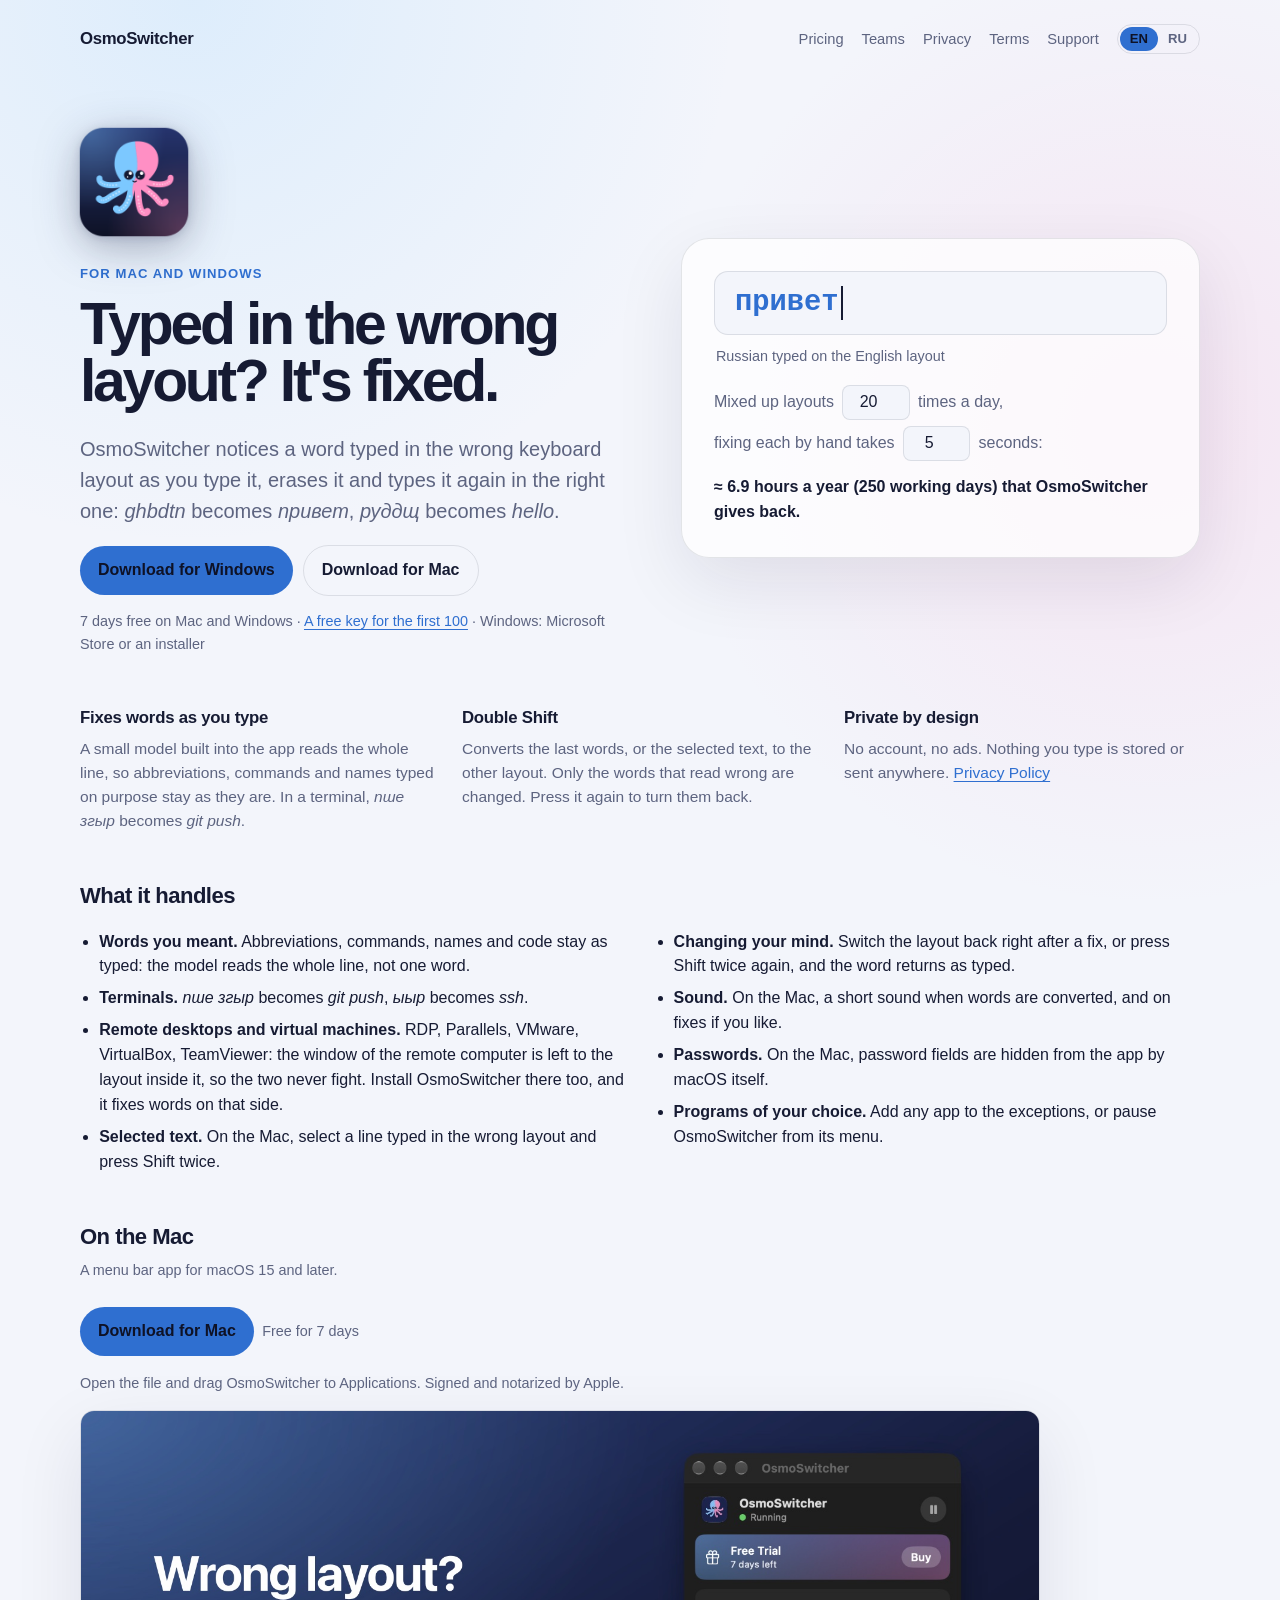
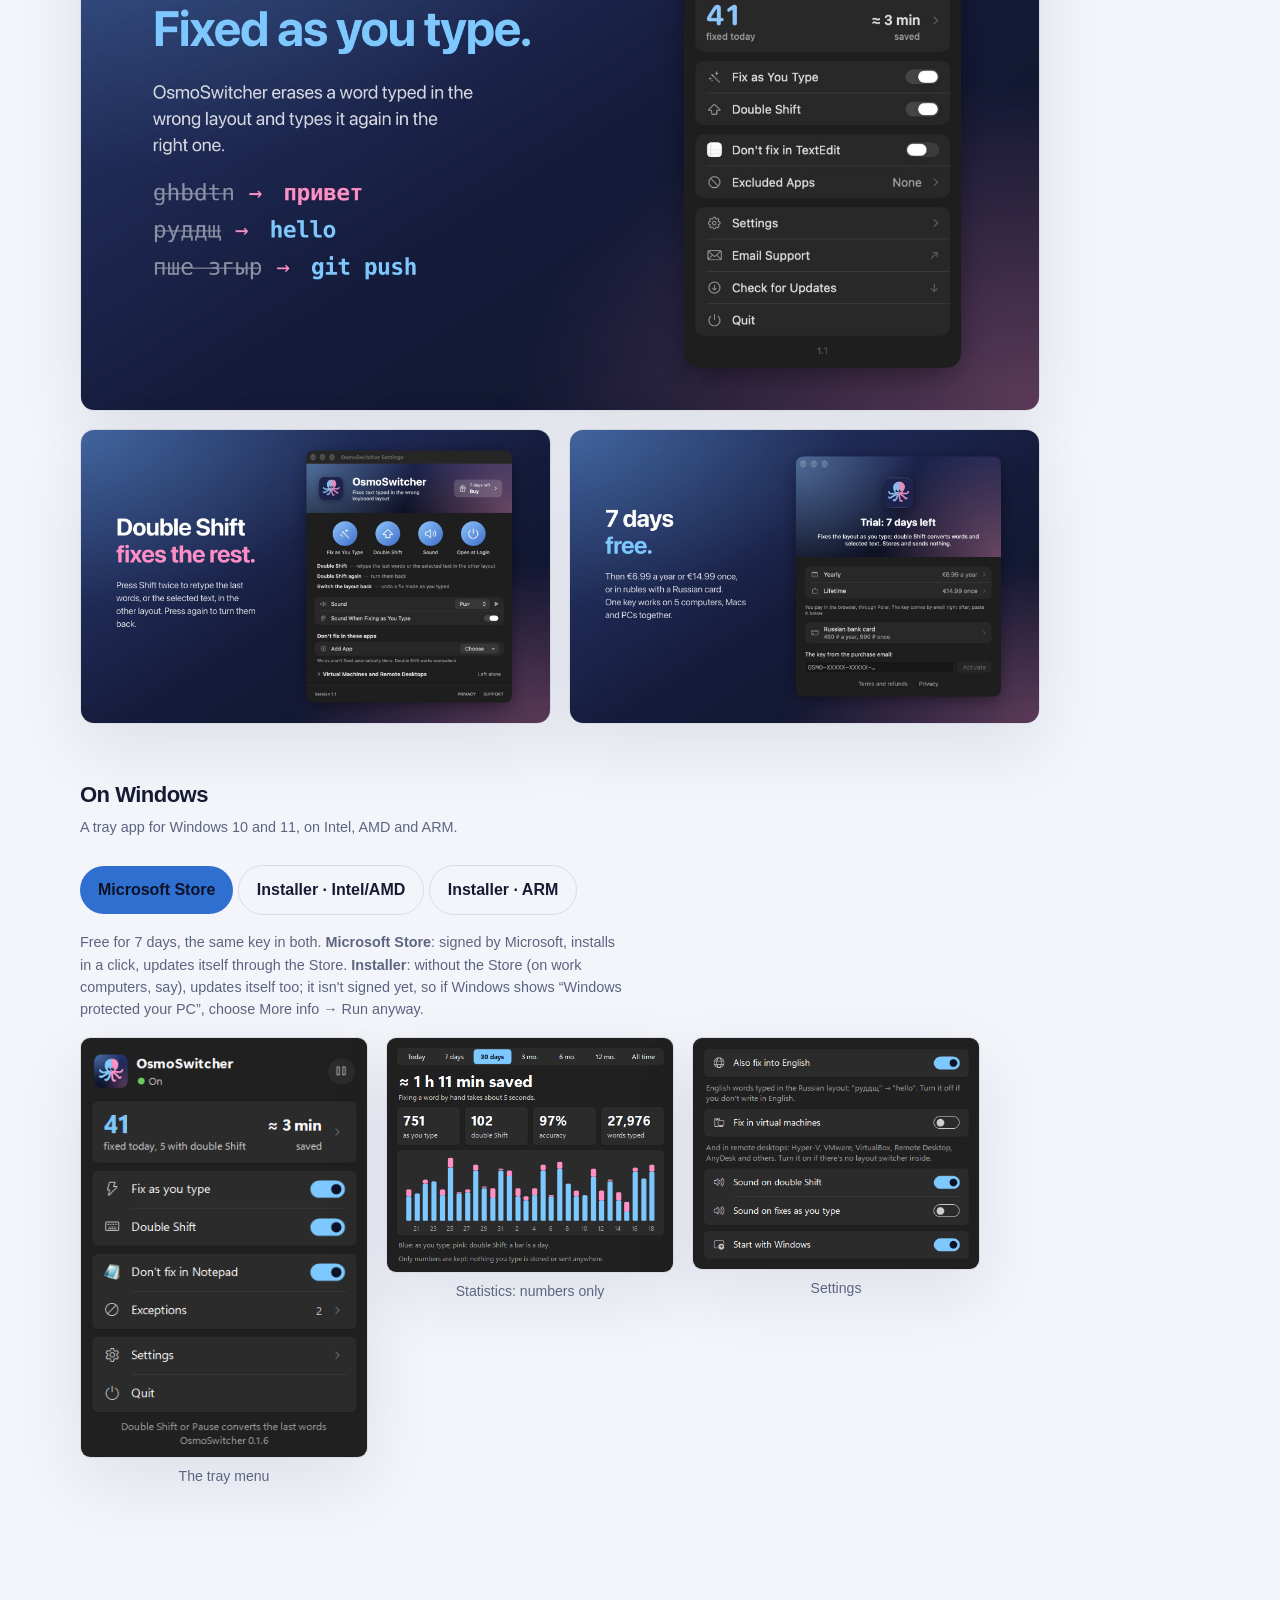
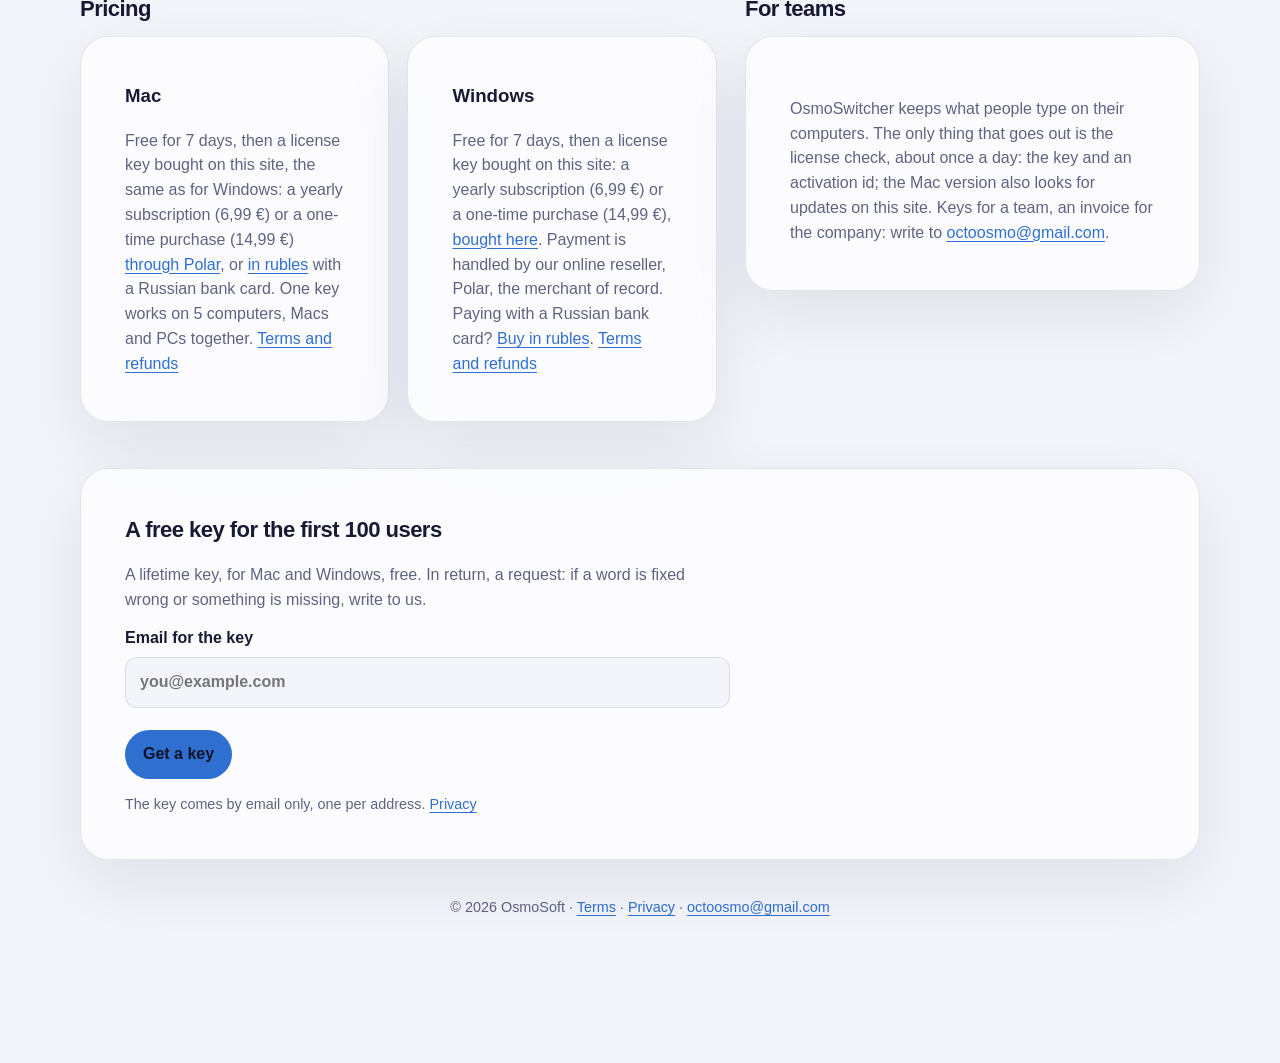
<file: index.html>
<!doctype html>
<html lang="en">
<head>
  <meta charset="utf-8">
  <meta name="viewport" content="width=device-width, initial-scale=1">
  <meta name="description" content="OsmoSwitcher fixes text typed in the wrong keyboard layout on Mac and Windows: ghbdtn becomes привет, руддщ becomes hello.">
  <title data-ru="OsmoSwitcher — нужная раскладка на Mac и Windows">OsmoSwitcher — the right keyboard layout, on Mac and Windows</title>
  <link rel="icon" href="/favicon.ico" sizes="48x48">
  <link rel="icon" href="/favicon.svg" type="image/svg+xml">
  <link rel="apple-touch-icon" href="/apple-touch-icon.png">
  <link rel="stylesheet" href="styles.css?v=4">
  <script src="lang.js"></script>
</head>
<body>
  <main class="shell">
    <nav aria-label="Primary navigation">
      <a class="brand" href="./">OsmoSwitcher</a>
      <div class="nav-links">
        <a href="#pricing" data-only="en">Pricing</a>
        <a href="#teams" data-only="en">Teams</a>
        <a href="privacy/" data-only="en">Privacy</a>
        <a href="terms/" data-only="en">Terms</a>
        <a href="support/" data-only="en">Support</a>
        <a href="#pricing-ru" data-only="ru">Цены</a>
        <a href="#teams-ru" data-only="ru">Для организаций</a>
        <a href="privacy/#ru" data-only="ru">Конфиденциальность</a>
        <a href="support/#ru" data-only="ru">Поддержка</a>
        <span class="lang-switch" role="group" aria-label="Language"><button type="button" data-set-lang="en">EN</button><button type="button" data-set-lang="ru">RU</button></span>
      </div>
    </nav>

    <!-- English -->
    <div data-only="en">
      <div class="hero">
        <header>
          <img class="hero-icon" src="icon-512.png" alt="" width="112" height="112">
          <p class="eyebrow">For Mac and Windows</p>
          <h1>Typed in the wrong layout? It's fixed.</h1>
          <p class="lede">OsmoSwitcher notices a word typed in the wrong keyboard layout as you type it, erases it and types it again in the right one: <em>ghbdtn</em> becomes <em>привет</em>, <em>руддщ</em> becomes <em>hello</em>.</p>
          <p class="cta"><a class="button" href="#download">Download for Windows</a> <a class="button button-alt" href="https://keys.osmosoft.app/dl/mac">Download for Mac</a></p>
          <p class="meta">7 days free on Mac and Windows · <a href="#free">A free key for the first 100</a> · Windows: Microsoft Store or an installer</p>
        </header>

        <section class="demo" data-lang="en" aria-label="How it works">
          <div class="demo-field" aria-hidden="true"><span class="demo-text"></span><span class="demo-caret"></span></div>
          <p class="demo-note meta"></p>
          <div class="saved">
            <label>Mixed up layouts <input type="number" min="1" max="500" value="20" class="saved-times"> times a day,</label>
            <label>fixing each by hand takes <input type="number" min="1" max="60" value="5" class="saved-secs"> seconds:</label>
            <p class="saved-result"></p>
          </div>
        </section>
      </div>

      <section class="feature-grid">
        <div class="feature">
          <h3>Fixes words as you type</h3>
          <p>A small model built into the app reads the whole line, so abbreviations, commands and names typed on purpose stay as they are. In a terminal, <em>пше згыр</em> becomes <em>git push</em>.</p>
        </div>
        <div class="feature">
          <h3>Double Shift</h3>
          <p>Converts the last words, or the selected text, to the other layout. Only the words that read wrong are changed. Press it again to turn them back.</p>
        </div>
        <div class="feature">
          <h3>Private by design</h3>
          <p>No account, no ads. Nothing you type is stored or sent anywhere. <a href="privacy/">Privacy Policy</a></p>
        </div>
      </section>

      <section class="can" aria-label="What it handles">
        <h2>What it handles</h2>
        <ul class="can-list">
          <li><strong>Words you meant.</strong> Abbreviations, commands, names and code stay as typed: the model reads the whole line, not one word.</li>
          <li><strong>Terminals.</strong> <em>пше згыр</em> becomes <em>git push</em>, <em>ыыр</em> becomes <em>ssh</em>.</li>
          <li><strong>Remote desktops and virtual machines.</strong> RDP, Parallels, VMware, VirtualBox, TeamViewer: the window of the remote computer is left to the layout inside it, so the two never fight. Install OsmoSwitcher there too, and it fixes words on that side.</li>
          <li><strong>Selected text.</strong> On the Mac, select a line typed in the wrong layout and press Shift twice.</li>
          <li><strong>Changing your mind.</strong> Switch the layout back right after a fix, or press Shift twice again, and the word returns as typed.</li>
          <li><strong>Sound.</strong> On the Mac, a short sound when words are converted, and on fixes if you like.</li>
          <li><strong>Passwords.</strong> On the Mac, password fields are hidden from the app by macOS itself.</li>
          <li><strong>Programs of your choice.</strong> Add any app to the exceptions, or pause OsmoSwitcher from its menu.</li>
        </ul>
      </section>

      <section class="shots" aria-label="Screenshots">
        <h2>On the Mac</h2>
        <p class="meta">A menu bar app for macOS 15 and later.</p>
        <p id="download-mac" class="download"><a class="button" href="https://keys.osmosoft.app/dl/mac">Download for Mac</a> <span class="meta">&nbsp;Free for 7 days</span></p>
        <p class="meta">Open the file and drag OsmoSwitcher to Applications. Signed and notarized by Apple.</p>
        <figure class="shot"><img src="shots/mac-1.jpg" alt="The OsmoSwitcher menu on a Mac: today's fixes and time saved, fix as you type, double Shift, excluded apps" loading="lazy"></figure>
        <div class="shot-row">
          <figure class="shot"><img src="shots/mac-2.jpg" alt="OsmoSwitcher Settings on a Mac" loading="lazy"></figure>
          <figure class="shot"><img src="shots/mac-3.jpg" alt="The OsmoSwitcher purchase window on a Mac: a year or for good, in euros or rubles, and the key from the email" loading="lazy"></figure>
        </div>

        <h2>On Windows</h2>
        <p class="meta">A tray app for Windows 10 and 11, on Intel, AMD and ARM.</p>
        <p id="download" class="download"><a class="button" href="https://keys.osmosoft.app/dl/store">Microsoft Store</a> <a class="button button-alt" href="https://keys.osmosoft.app/dl/win-x64">Installer · Intel/AMD</a> <a class="button button-alt" href="https://keys.osmosoft.app/dl/win-arm64">Installer · ARM</a></p>
        <p class="meta">Free for 7 days, the same key in both. <b>Microsoft Store</b>: signed by Microsoft, installs in a click, updates itself through the Store. <b>Installer</b>: without the Store (on work computers, say), updates itself too; it isn't signed yet, so if Windows shows “Windows protected your PC”, choose More info → Run anyway.</p>
        <div class="shot-row windows">
          <figure class="shot"><img src="shots/windows-flyout.png" alt="The OsmoSwitcher tray menu on Windows" loading="lazy"><figcaption>The tray menu</figcaption></figure>
          <figure class="shot"><img src="shots/windows-stats.png" alt="OsmoSwitcher statistics on Windows: time saved and words fixed, by period" loading="lazy"><figcaption>Statistics: numbers only</figcaption></figure>
          <figure class="shot"><img src="shots/windows-settings.png" alt="OsmoSwitcher settings on Windows: fixing into English, virtual machines, sounds, starting with Windows" loading="lazy"><figcaption>Settings</figcaption></figure>
        </div>
      </section>

      <div class="two">
        <section id="pricing">
          <h2>Pricing</h2>
          <div class="card-grid">
            <div class="card">
              <h3>Mac</h3>
              <p>Free for 7 days, then a license key bought on this site, the same as for Windows: a yearly subscription (6,99 €) or a one-time purchase (14,99 €) <a href="https://keys.osmosoft.app/buy/eur">through Polar</a>, or <a href="?lang=ru#rub">in rubles</a> with a Russian bank card. One key works on 5 computers, Macs and PCs together. <a href="terms/">Terms and refunds</a></p>
            </div>
            <div class="card">
              <h3>Windows</h3>
              <p>Free for 7 days, then a license key bought on this site: a yearly subscription (6,99 €) or a one-time purchase (14,99 €), <a href="https://keys.osmosoft.app/buy/eur">bought here</a>. Payment is handled by our online reseller, Polar, the merchant of record. Paying with a Russian bank card? <a href="?lang=ru#rub">Buy in rubles</a>. <a href="terms/">Terms and refunds</a></p>
            </div>
          </div>
        </section>

        <section id="teams">
          <h2>For teams</h2>
          <div class="card">
            <p>OsmoSwitcher keeps what people type on their computers. The only thing that goes out is the license check, about once a day: the key and an activation id; the Mac version also looks for updates on this site. Keys for a team, an invoice for the company: write to <a href="mailto:octoosmo@gmail.com?subject=OsmoSwitcher%20for%20a%20team">octoosmo@gmail.com</a>.</p>
          </div>
        </section>
      </div>

      <section class="card rub-card">
        <h2 id="free">A free key for the first 100 users</h2>
        <p>A lifetime key, for Mac and Windows, free. In return, a request: if a word is fixed wrong or something is missing, write to us.</p>
        <form class="buy" method="post" action="https://keys.osmosoft.app/free">
          <label class="email">Email for the key<input type="email" name="email" required autocomplete="email" placeholder="you@example.com"></label>
          <input type="text" name="website" tabindex="-1" autocomplete="off" aria-hidden="true" style="position:absolute;left:-9999px">
          <button class="button" type="submit">Get a key</button>
        </form>
        <p class="meta">The key comes by email only, one per address. <a href="privacy/site/">Privacy</a></p>
      </section>

      <div class="dock" aria-hidden="true">
        <span class="dock-name"><img src="icon-512.png" alt="" width="28" height="28"> OsmoSwitcher <span class="meta">7 days free</span></span>
        <a class="button" href="#download" tabindex="-1">Download for Windows</a>
        <a class="button button-alt" href="https://keys.osmosoft.app/dl/mac" tabindex="-1">Download for Mac</a>
      </div>

      <footer>© 2026 OsmoSoft · <a href="terms/">Terms</a> · <a href="privacy/">Privacy</a> · <a href="mailto:octoosmo@gmail.com">octoosmo@gmail.com</a></footer>
    </div>

    <!-- По-русски -->
    <div data-only="ru" lang="ru">
      <div class="hero">
        <header id="ru">
          <img class="hero-icon" src="icon-512.png" alt="" width="112" height="112">
          <p class="eyebrow">Для Mac и Windows</p>
          <h1>Набрали не в той раскладке? Уже исправлено.</h1>
          <p class="lede">OsmoSwitcher замечает слово, набранное не в той раскладке, прямо во время набора, стирает его и печатает заново в нужной: <em>ghbdtn</em> становится <em>привет</em>, <em>руддщ</em> — <em>hello</em>.</p>
          <p class="cta"><a class="button" href="#download-ru">Скачать для Windows</a> <a class="button button-alt" href="https://keys.osmosoft.app/dl/mac">Скачать для Mac</a></p>
          <p class="meta">7 дней бесплатно на Mac и Windows · <a href="#free-ru">Бесплатный ключ первым 100</a> · Windows: Microsoft Store или установщик · <a href="#rub">Купить картой РФ</a></p>
        </header>

        <section class="demo" data-lang="ru" aria-label="Как это работает">
          <div class="demo-field" aria-hidden="true"><span class="demo-text"></span><span class="demo-caret"></span></div>
          <p class="demo-note meta"></p>
          <div class="saved">
            <label>Путаете раскладку <input type="number" min="1" max="500" value="20" class="saved-times"> раз в день,</label>
            <label>исправить вручную — <input type="number" min="1" max="60" value="5" class="saved-secs"> секунд:</label>
            <p class="saved-result"></p>
          </div>
        </section>
      </div>

      <section class="feature-grid">
        <div class="feature">
          <h3>Исправляет слова на лету</h3>
          <p>Встроенная в приложение небольшая модель читает всю строку, поэтому сокращения, команды и имена, набранные намеренно, остаются как есть. В терминале <em>пше згыр</em> становится <em>git push</em>.</p>
        </div>
        <div class="feature">
          <h3>Двойной Shift</h3>
          <p>Переводит последние слова или выделенный текст в другую раскладку. Меняются только слова, набранные не в той раскладке. Нажмите ещё раз — вернутся обратно.</p>
        </div>
        <div class="feature">
          <h3>Конфиденциально</h3>
          <p>Без аккаунта и рекламы. Ничего из набранного не сохраняется и никуда не отправляется. <a href="privacy/#ru">Политика конфиденциальности</a></p>
        </div>
      </section>

      <section class="can" aria-label="Что умеет">
        <h2>Что умеет</h2>
        <ul class="can-list">
          <li><strong>Не трогает нужное.</strong> Сокращения, команды, имена и код остаются как набраны: модель читает всю строку, а не одно слово.</li>
          <li><strong>Терминал.</strong> <em>пше згыр</em> становится <em>git push</em>, <em>ыыр</em> — <em>ssh</em>.</li>
          <li><strong>Удалённые столы и виртуальные машины.</strong> RDP, Parallels, VMware, VirtualBox, TeamViewer: окно удалённого компьютера остаётся раскладке внутри него, так что они не спорят. Поставьте OsmoSwitcher и туда — он будет исправлять слова на той стороне.</li>
          <li><strong>Выделенный текст.</strong> На Mac выделите строку, набранную не в той раскладке, и дважды нажмите Shift.</li>
          <li><strong>Передумали.</strong> Переключите раскладку сразу после исправления или ещё раз дважды нажмите Shift — слово вернётся как было.</li>
          <li><strong>Звук.</strong> На Mac — короткий звук при переводе слов, а по желанию и при исправлении.</li>
          <li><strong>Пароли.</strong> На Mac поля паролей скрывает от приложения сама macOS.</li>
          <li><strong>Исключения.</strong> Любую программу можно добавить в исключения или поставить OsmoSwitcher на паузу.</li>
        </ul>
      </section>

      <section class="shots" aria-label="Снимки экрана">
        <h2>На Mac</h2>
        <p class="meta">Приложение в строке меню для macOS 15 и новее.</p>
        <p id="download-mac-ru" class="download"><a class="button" href="https://keys.osmosoft.app/dl/mac">Скачать для Mac</a> <span class="meta">&nbsp;7 дней бесплатно</span></p>
        <p class="meta">Откройте файл и перетащите OsmoSwitcher в «Программы». Приложение подписано и заверено Apple.</p>
        <figure class="shot"><img src="shots/mac-ru-1.jpg" alt="Меню OsmoSwitcher на Mac: сколько исправлено и сэкономлено сегодня, исправление на лету, двойной Shift, исключения" loading="lazy"></figure>
        <div class="shot-row">
          <figure class="shot"><img src="shots/mac-ru-2.jpg" alt="Настройки OsmoSwitcher на Mac" loading="lazy"></figure>
          <figure class="shot"><img src="shots/mac-ru-3.jpg" alt="Окно покупки OsmoSwitcher на Mac: на год или навсегда, в евро или рублях, и ключ из письма" loading="lazy"></figure>
        </div>

        <h2>На Windows</h2>
        <p class="meta">Приложение в области уведомлений для Windows 10 и 11, на Intel, AMD и ARM.</p>
        <p id="download-ru" class="download"><a class="button" href="https://keys.osmosoft.app/dl/store">Microsoft Store</a> <a class="button button-alt" href="https://keys.osmosoft.app/dl/win-x64">Установщик · Intel/AMD</a> <a class="button button-alt" href="https://keys.osmosoft.app/dl/win-arm64">Установщик · ARM</a></p>
        <p class="meta">7 дней бесплатно, ключ подходит к обоим. <b>Microsoft Store</b> — подписано Microsoft, ставится в один клик, обновляется через Store. <b>Установщик</b> — без Store (например, на рабочем компьютере), тоже обновляется сам; он пока не подписан, поэтому если Windows покажет «Система Windows защитила ваш компьютер», нажмите «Подробнее» → «Выполнить в любом случае».</p>
        <div class="shot-row windows">
          <figure class="shot"><img src="shots/windows-flyout-ru.png" alt="Меню OsmoSwitcher в Windows" loading="lazy"><figcaption>Меню в области уведомлений</figcaption></figure>
          <figure class="shot"><img src="shots/windows-stats-ru.png" alt="Статистика OsmoSwitcher в Windows: сколько времени сэкономлено и слов исправлено" loading="lazy"><figcaption>Статистика: только числа</figcaption></figure>
          <figure class="shot"><img src="shots/windows-settings-ru.png" alt="Настройки OsmoSwitcher в Windows: исправление на английский, виртуальные машины, звуки, автозапуск" loading="lazy"><figcaption>Настройки</figcaption></figure>
        </div>
      </section>

      <div class="two">
        <section id="pricing-ru">
          <h2>Цены</h2>
          <div class="card-grid">
            <div class="card">
              <h3>Mac</h3>
              <p>7 дней бесплатно, затем лицензионный ключ на этом сайте, такой же, как для Windows: подписка на год (6,99 €) или покупка навсегда (14,99 €) <a href="https://keys.osmosoft.app/buy/eur">через Polar</a> — или в рублях <a href="#rub">картой российского банка</a>. Один ключ работает на 5 компьютерах, Mac и Windows вместе. <a href="terms/#ru">Условия и возврат</a></p>
            </div>
            <div class="card">
              <h3>Windows</h3>
              <p>7 дней бесплатно, затем лицензионный ключ на этом сайте: подписка на год (6,99 €) или покупка навсегда (14,99 €) <a href="https://keys.osmosoft.app/buy/eur">через Polar</a> — или в рублях <a href="#rub">картой российского банка</a>. <a href="terms/#ru">Условия и возврат</a></p>
            </div>
          </div>
        </section>

        <section id="teams-ru">
          <h2>Для организаций</h2>
          <div class="card">
            <p>OsmoSwitcher оставляет набранное на компьютере. Наружу уходит только проверка ключа, примерно раз в день: сам ключ и номер активации; версия для Mac ещё проверяет обновления на этом сайте. Ключи на команду, счёт для компании — пишите на <a href="mailto:octoosmo@gmail.com?subject=OsmoSwitcher%20%D0%B4%D0%BB%D1%8F%20%D0%BA%D0%BE%D0%BC%D0%B0%D0%BD%D0%B4%D1%8B">octoosmo@gmail.com</a>.</p>
          </div>
        </section>
      </div>

      <section class="card rub-card">
        <h2 id="free-ru">Бесплатный ключ первым 100 пользователям</h2>
        <p>Ключ навсегда, для Mac и Windows, бесплатно. Взамен — просьба: если слово исправилось не так или чего-то не хватает, напишите нам.</p>
        <form class="buy" method="post" action="https://keys.osmosoft.app/free">
          <label class="email">Почта для ключа<input type="email" name="email" required autocomplete="email" placeholder="you@example.com"></label>
          <input type="text" name="website" tabindex="-1" autocomplete="off" aria-hidden="true" style="position:absolute;left:-9999px">
          <button class="button" type="submit">Получить ключ</button>
        </form>
        <p class="meta">Ключ приходит только на почту, один на адрес. <a href="privacy/site/#ru">Конфиденциальность</a></p>
      </section>

      <section class="card rub-card">
        <h2 id="rub">Ключ для Mac и Windows картой российского банка</h2>
        <form class="buy" method="post" action="https://keys.osmosoft.app/buy">
          <label class="plan"><input type="radio" name="plan" value="lifetime" checked> <span><strong>Навсегда — 990 ₽</strong><br>Один платёж, обновления включены.</span></label>
          <label class="plan"><input type="radio" name="plan" value="yearly"> <span><strong>На год — 490 ₽</strong><br>Продлевается каждый год, отменить можно в любой момент.</span></label>
          <label class="email">Почта для ключа<input type="email" name="email" required autocomplete="email" placeholder="you@example.com"></label>
          <button class="button" type="submit">Перейти к оплате</button>
        </form>
        <p class="meta">Оплата картой российского банка через сервис lava.top. После оплаты ключ появится на странице и придёт на почту. Ключ работает на 5 компьютерах. <a href="terms/#ru">Условия и возврат</a> · <a href="privacy/site/#ru">Конфиденциальность</a></p>
      </section>

      <div class="dock" aria-hidden="true">
        <span class="dock-name"><img src="icon-512.png" alt="" width="28" height="28"> OsmoSwitcher <span class="meta">7 дней бесплатно</span></span>
        <a class="button" href="#download-ru" tabindex="-1">Скачать для Windows</a>
        <a class="button button-alt" href="https://keys.osmosoft.app/dl/mac" tabindex="-1">Скачать для Mac</a>
      </div>

      <footer>© 2026 OsmoSoft · <a href="terms/#ru">Условия</a> · <a href="privacy/#ru">Конфиденциальность</a> · <a href="mailto:octoosmo@gmail.com">octoosmo@gmail.com</a></footer>
    </div>

    <script src="demo.js" defer></script>
  </main>
</body>
</html>
</file>
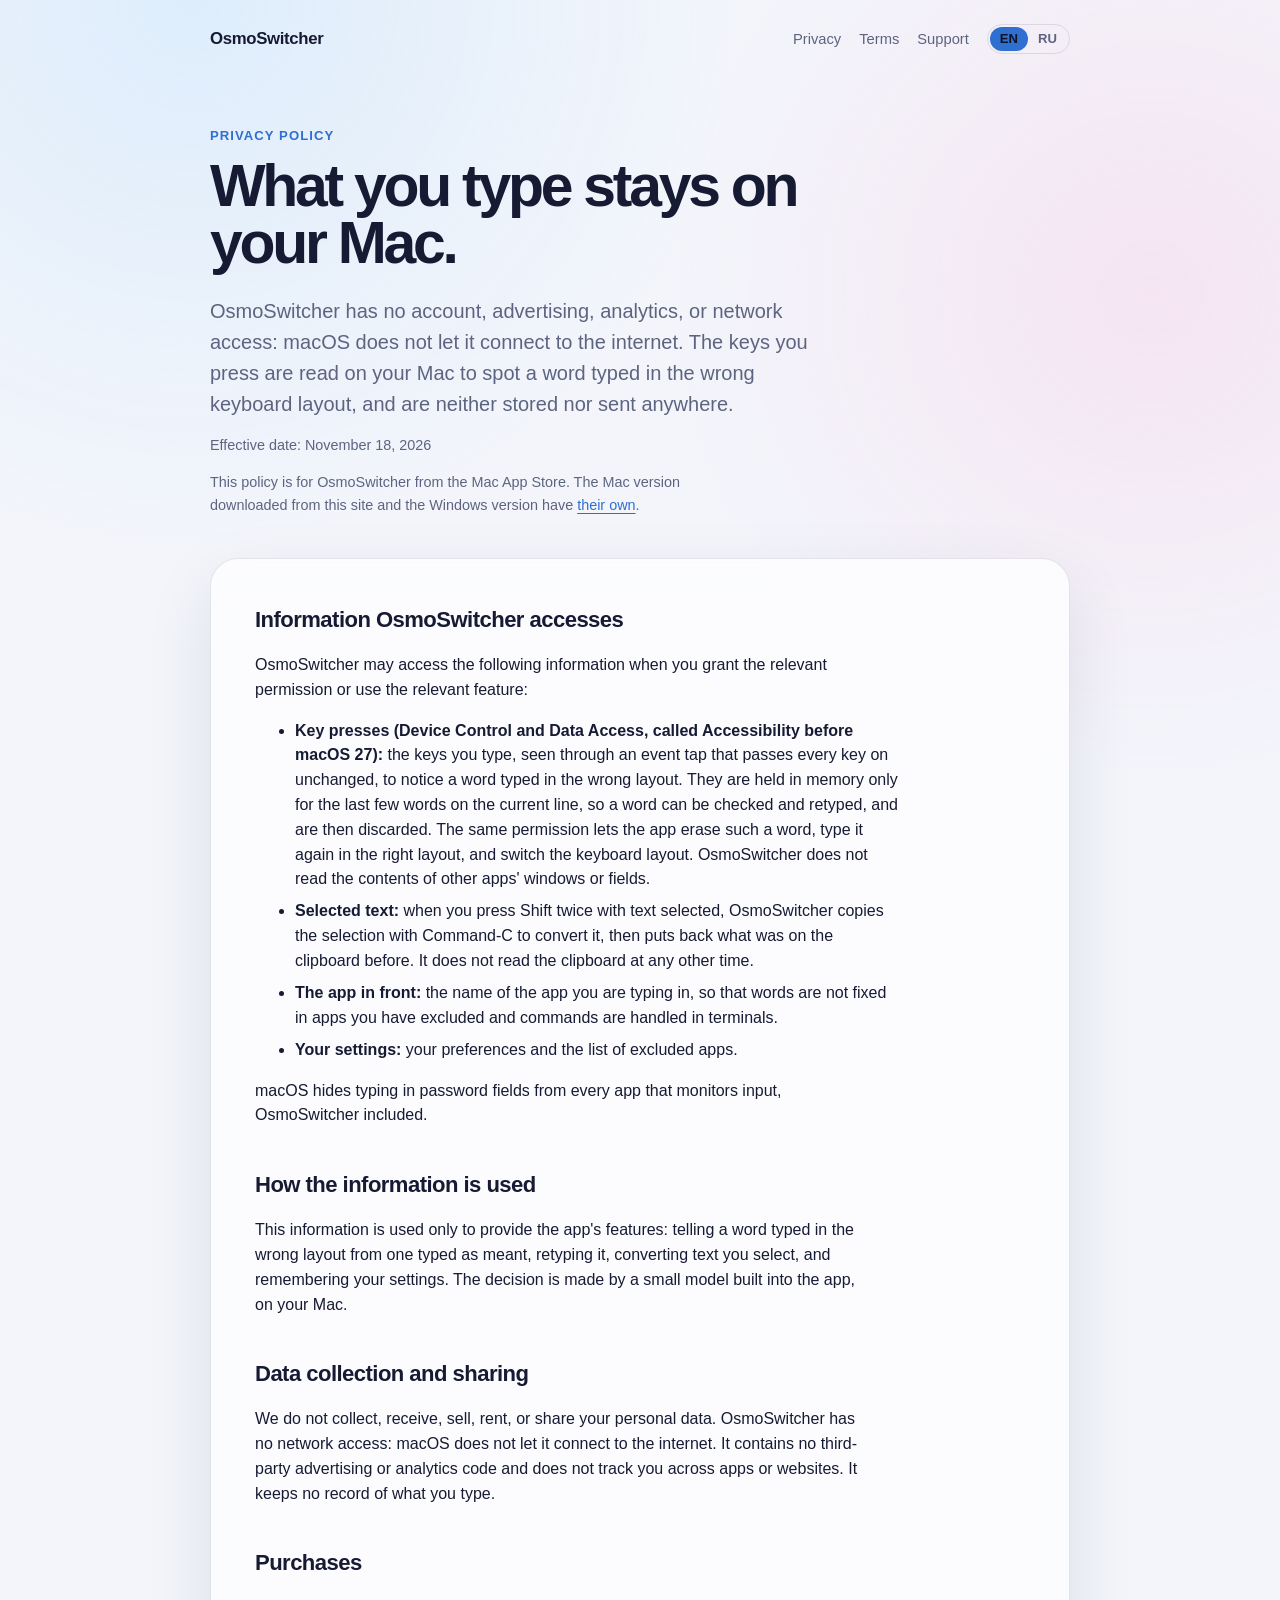
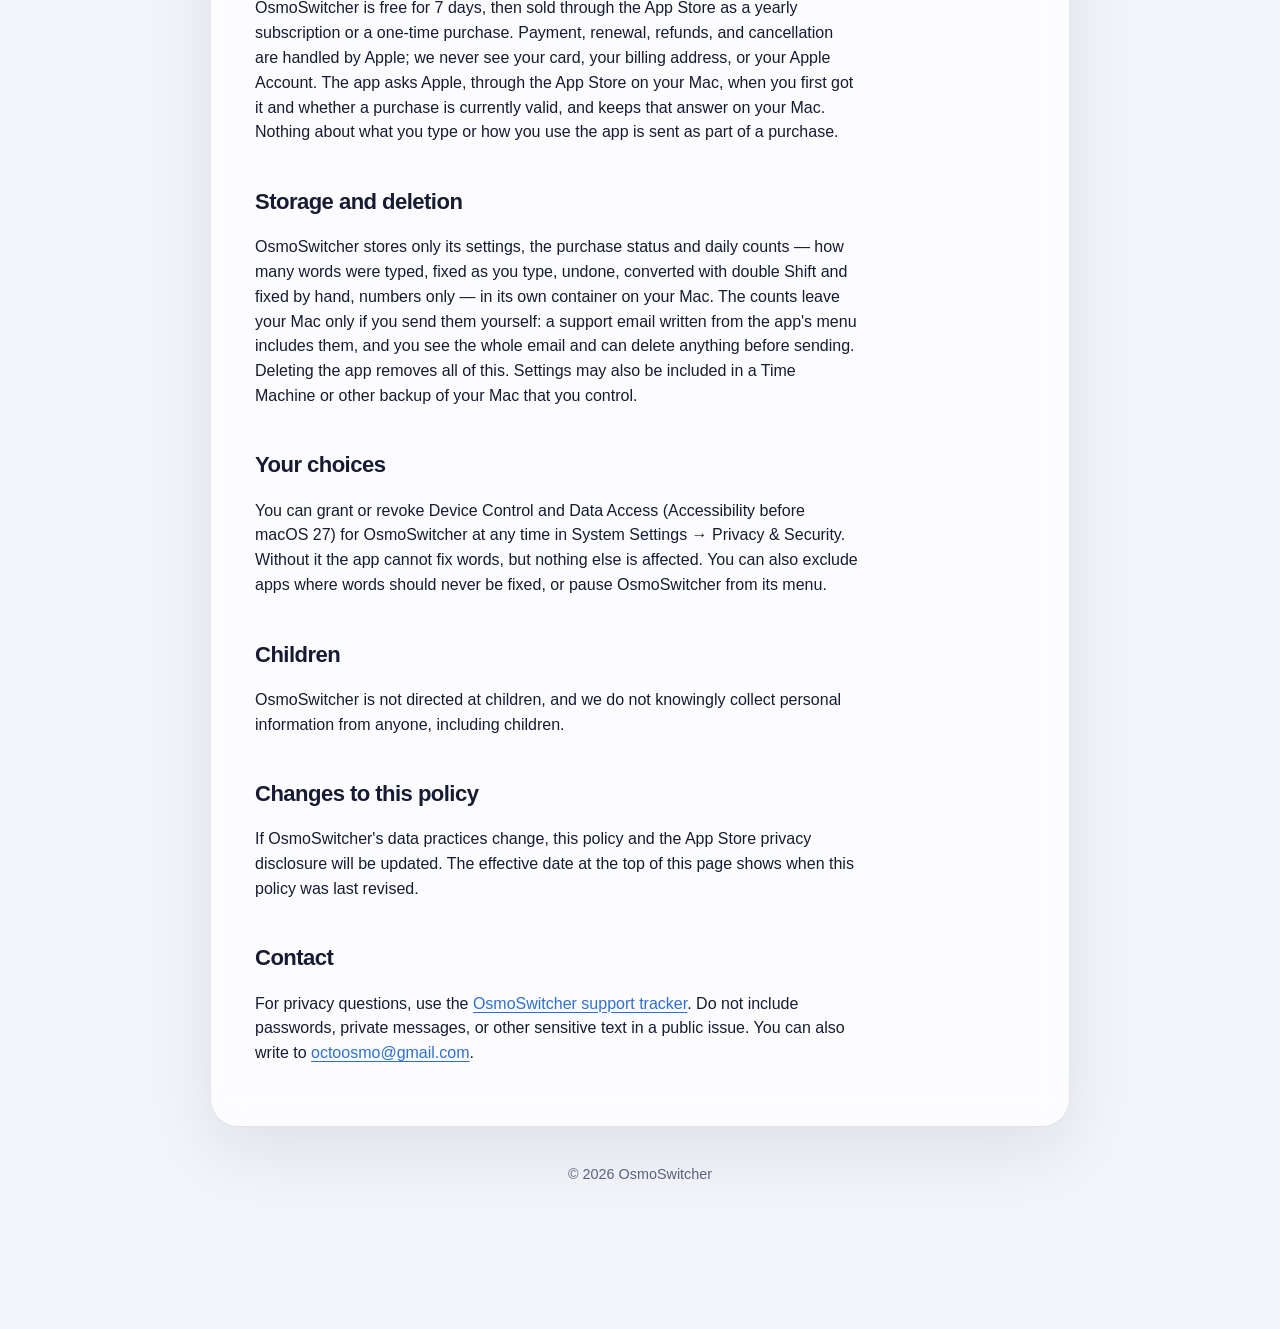
<file: privacy/index.html>
<!doctype html>
<html lang="en">
<head>
  <meta charset="utf-8">
  <meta name="viewport" content="width=device-width, initial-scale=1">
  <meta name="description" content="Privacy Policy for the OsmoSwitcher Mac app.">
  <title data-ru="Политика конфиденциальности — OsmoSwitcher">Privacy Policy — OsmoSwitcher</title>
  <link rel="icon" href="/favicon.ico" sizes="48x48">
  <link rel="icon" href="/favicon.svg" type="image/svg+xml">
  <link rel="apple-touch-icon" href="/apple-touch-icon.png">
  <link rel="stylesheet" href="../styles.css">
  <script src="../lang.js"></script>
</head>
<body>
  <main class="shell narrow">
    <nav aria-label="Primary navigation">
      <a class="brand" href="../">OsmoSwitcher</a>
      <div class="nav-links">
        <a href="../privacy/" data-only="en">Privacy</a>
        <a href="../terms/" data-only="en">Terms</a>
        <a href="../support/" data-only="en">Support</a>
        <a href="../privacy/#ru" data-only="ru">Конфиденциальность</a>
        <a href="../terms/#ru" data-only="ru">Условия</a>
        <a href="../support/#ru" data-only="ru">Поддержка</a>
        <span class="lang-switch" role="group" aria-label="Language"><button type="button" data-set-lang="en">EN</button><button type="button" data-set-lang="ru">RU</button></span>
      </div>
    </nav>

    <header data-only="en">
      <p class="eyebrow">Privacy Policy</p>
      <h1>What you type stays on your Mac.</h1>
      <p class="lede">OsmoSwitcher has no account, advertising, analytics, or network access: macOS does not let it connect to the internet. The keys you press are read on your Mac to spot a word typed in the wrong keyboard layout, and are neither stored nor sent anywhere.</p>
      <p class="meta">Effective date: November 18, 2026</p>
      <p class="meta">This policy is for OsmoSwitcher from the Mac App Store. The Mac version downloaded from this site and the Windows version have <a href="site/">their own</a>.</p>
    </header>

    <article id="en" data-only="en">
      <h2>Information OsmoSwitcher accesses</h2>
      <p>OsmoSwitcher may access the following information when you grant the relevant permission or use the relevant feature:</p>
      <ul>
        <li><strong>Key presses (Device Control and Data Access, called Accessibility before macOS 27):</strong> the keys you type, seen through an event tap that passes every key on unchanged, to notice a word typed in the wrong layout. They are held in memory only for the last few words on the current line, so a word can be checked and retyped, and are then discarded. The same permission lets the app erase such a word, type it again in the right layout, and switch the keyboard layout. OsmoSwitcher does not read the contents of other apps' windows or fields.</li>
        <li><strong>Selected text:</strong> when you press Shift twice with text selected, OsmoSwitcher copies the selection with Command-C to convert it, then puts back what was on the clipboard before. It does not read the clipboard at any other time.</li>
        <li><strong>The app in front:</strong> the name of the app you are typing in, so that words are not fixed in apps you have excluded and commands are handled in terminals.</li>
        <li><strong>Your settings:</strong> your preferences and the list of excluded apps.</li>
      </ul>
      <p>macOS hides typing in password fields from every app that monitors input, OsmoSwitcher included.</p>

      <h2>How the information is used</h2>
      <p>This information is used only to provide the app's features: telling a word typed in the wrong layout from one typed as meant, retyping it, converting text you select, and remembering your settings. The decision is made by a small model built into the app, on your Mac.</p>

      <h2>Data collection and sharing</h2>
      <p>We do not collect, receive, sell, rent, or share your personal data. OsmoSwitcher has no network access: macOS does not let it connect to the internet. It contains no third-party advertising or analytics code and does not track you across apps or websites. It keeps no record of what you type.</p>

      <h2>Purchases</h2>
      <p>OsmoSwitcher is free for 7 days, then sold through the App Store as a yearly subscription or a one-time purchase. Payment, renewal, refunds, and cancellation are handled by Apple; we never see your card, your billing address, or your Apple Account. The app asks Apple, through the App Store on your Mac, when you first got it and whether a purchase is currently valid, and keeps that answer on your Mac. Nothing about what you type or how you use the app is sent as part of a purchase.</p>

      <h2>Storage and deletion</h2>
      <p>OsmoSwitcher stores only its settings, the purchase status and daily counts — how many words were typed, fixed as you type, undone, converted with double Shift and fixed by hand, numbers only — in its own container on your Mac. The counts leave your Mac only if you send them yourself: a support email written from the app's menu includes them, and you see the whole email and can delete anything before sending. Deleting the app removes all of this. Settings may also be included in a Time Machine or other backup of your Mac that you control.</p>

      <h2>Your choices</h2>
      <p>You can grant or revoke Device Control and Data Access (Accessibility before macOS 27) for OsmoSwitcher at any time in System Settings → Privacy &amp; Security. Without it the app cannot fix words, but nothing else is affected. You can also exclude apps where words should never be fixed, or pause OsmoSwitcher from its menu.</p>

      <h2>Children</h2>
      <p>OsmoSwitcher is not directed at children, and we do not knowingly collect personal information from anyone, including children.</p>

      <h2>Changes to this policy</h2>
      <p>If OsmoSwitcher's data practices change, this policy and the App Store privacy disclosure will be updated. The effective date at the top of this page shows when this policy was last revised.</p>

      <h2>Contact</h2>
      <p>For privacy questions, use the <a href="https://github.com/OctoOsmo/osmoswitcher-pages/issues/new?labels=privacy&amp;title=Privacy%20question">OsmoSwitcher support tracker</a>. Do not include passwords, private messages, or other sensitive text in a public issue. You can also write to <a href="mailto:octoosmo@gmail.com">octoosmo@gmail.com</a>.</p>
    </article>

    <header id="ru" lang="ru" data-only="ru">
      <p class="eyebrow">Политика конфиденциальности</p>
      <h1>Всё, что вы печатаете, остаётся на вашем Mac</h1>
      <p class="lede">У OsmoSwitcher нет аккаунта, рекламы, аналитики и доступа к сети: macOS не даёт ему подключаться к интернету. Нажатые клавиши читаются на вашем Mac, чтобы заметить слово, набранное не в той раскладке, и нигде не сохраняются и никуда не отправляются.</p>
      <p class="meta">Дата вступления в силу: 18 ноября 2026 г.</p>
      <p class="meta">Эта политика — для OsmoSwitcher из Mac App Store. Для версии для Mac, скачанной с этого сайта, и для версии для Windows есть <a href="site/#ru">своя</a>.</p>
    </header>

    <article lang="ru" data-only="ru">
      <h2>К каким данным обращается OsmoSwitcher</h2>
      <p>OsmoSwitcher может обращаться к следующим данным, если вы выдали соответствующее разрешение или пользуетесь соответствующей функцией:</p>
      <ul>
        <li><strong>Нажатия клавиш (разрешение «Управление устройством и доступ к данным», до macOS 27 — «Универсальный доступ»):</strong> набираемые клавиши, которые приложение видит через перехват событий, пропускающий каждую клавишу дальше без изменений, — чтобы заметить слово не в той раскладке. Они хранятся только в памяти и только для последних нескольких слов текущей строки, чтобы слово можно было проверить и перепечатать, а затем отбрасываются. Это же разрешение позволяет стереть такое слово, напечатать его в нужной раскладке и переключить раскладку. Содержимое окон и полей других приложений OsmoSwitcher не читает.</li>
        <li><strong>Выделенный текст:</strong> когда вы дважды нажимаете Shift при выделенном тексте, OsmoSwitcher копирует выделение сочетанием Command-C, чтобы его преобразовать, а затем возвращает в буфер обмена то, что там было. В остальное время буфер обмена не читается.</li>
        <li><strong>Активное приложение:</strong> название приложения, в котором вы печатаете, — чтобы не исправлять слова в исключённых вами приложениях и отдельно обрабатывать команды в терминалах.</li>
        <li><strong>Ваши настройки:</strong> параметры и список исключённых приложений.</li>
      </ul>
      <p>Ввод в полях паролей macOS скрывает от всех приложений, следящих за вводом, в том числе от OsmoSwitcher.</p>

      <h2>Как используются данные</h2>
      <p>Эти сведения используются только для работы приложения: чтобы отличить слово, набранное не в той раскладке, от набранного намеренно, перепечатать его, преобразовать выделенный текст и запомнить ваши настройки. Решение принимает небольшая модель, встроенная в приложение, на вашем Mac.</p>

      <h2>Сбор и передача данных</h2>
      <p>Мы не собираем, не получаем, не продаём, не сдаём в аренду и не передаём ваши персональные данные. У OsmoSwitcher нет доступа к сети: macOS не даёт ему подключаться к интернету. В нём нет стороннего рекламного или аналитического кода, и оно не отслеживает вас в других приложениях или на сайтах. Приложение не ведёт записей того, что вы печатаете.</p>

      <h2>Покупки</h2>
      <p>OsmoSwitcher бесплатен 7 дней, а затем продаётся через App Store — подпиской на год или разовой покупкой. Оплату, продление, возвраты и отмену обрабатывает Apple; мы не видим ни вашу карту, ни платёжный адрес, ни Apple Account. Приложение узнаёт у Apple — через App Store на вашем Mac, — когда вы впервые его получили и действует ли покупка сейчас, и хранит этот ответ на Mac. Никакие сведения о том, что вы печатаете и как пользуетесь приложением, при покупке не отправляются.</p>

      <h2>Хранение и удаление</h2>
      <p>OsmoSwitcher хранит только свои настройки, состояние покупки и счётчики по дням — сколько слов набрано, исправлено на лету, отменено, переведено двойным Shift и исправлено вручную, только числа, — в собственном контейнере на вашем Mac. Счётчики покидают Mac, только если вы сами их отправите: их включает письмо в поддержку, написанное из меню приложения, и перед отправкой вы видите всё письмо и можете стереть что угодно. При удалении приложения всё это удаляется. Кроме того, настройки могут попасть в резервную копию Time Machine или другую резервную копию Mac, которой управляете вы.</p>

      <h2>Ваш выбор</h2>
      <p>Вы можете в любой момент выдать или отозвать OsmoSwitcher разрешение «Управление устройством и доступ к данным» (до macOS 27 — «Универсальный доступ») в «Системных настройках» → «Конфиденциальность и безопасность». Без него приложение не сможет исправлять слова, но больше ничего не изменится. Можно также исключить приложения, в которых слова не должны исправляться, или поставить OsmoSwitcher на паузу из его меню.</p>

      <h2>Дети</h2>
      <p>OsmoSwitcher не предназначен специально для детей. Мы сознательно не собираем персональные данные ни детей, ни других пользователей.</p>

      <h2>Изменения политики</h2>
      <p>Если порядок работы OsmoSwitcher с данными изменится, мы обновим эту политику и сведения о конфиденциальности в App Store. Дата в начале страницы показывает, когда политика изменялась в последний раз.</p>

      <h2>Связь</h2>
      <p>По вопросам конфиденциальности используйте <a href="https://github.com/OctoOsmo/osmoswitcher-pages/issues/new?labels=privacy&amp;title=%D0%92%D0%BE%D0%BF%D1%80%D0%BE%D1%81%20%D0%BE%20%D0%BA%D0%BE%D0%BD%D1%84%D0%B8%D0%B4%D0%B5%D0%BD%D1%86%D0%B8%D0%B0%D0%BB%D1%8C%D0%BD%D0%BE%D1%81%D1%82%D0%B8">трекер поддержки OsmoSwitcher</a>. Не публикуйте в открытом обращении пароли, личную переписку и другой конфиденциальный текст. Можно также написать на <a href="mailto:octoosmo@gmail.com">octoosmo@gmail.com</a>.</p>
    </article>

    <footer>© 2026 OsmoSwitcher</footer>
  </main>
</body>
</html>
</file>
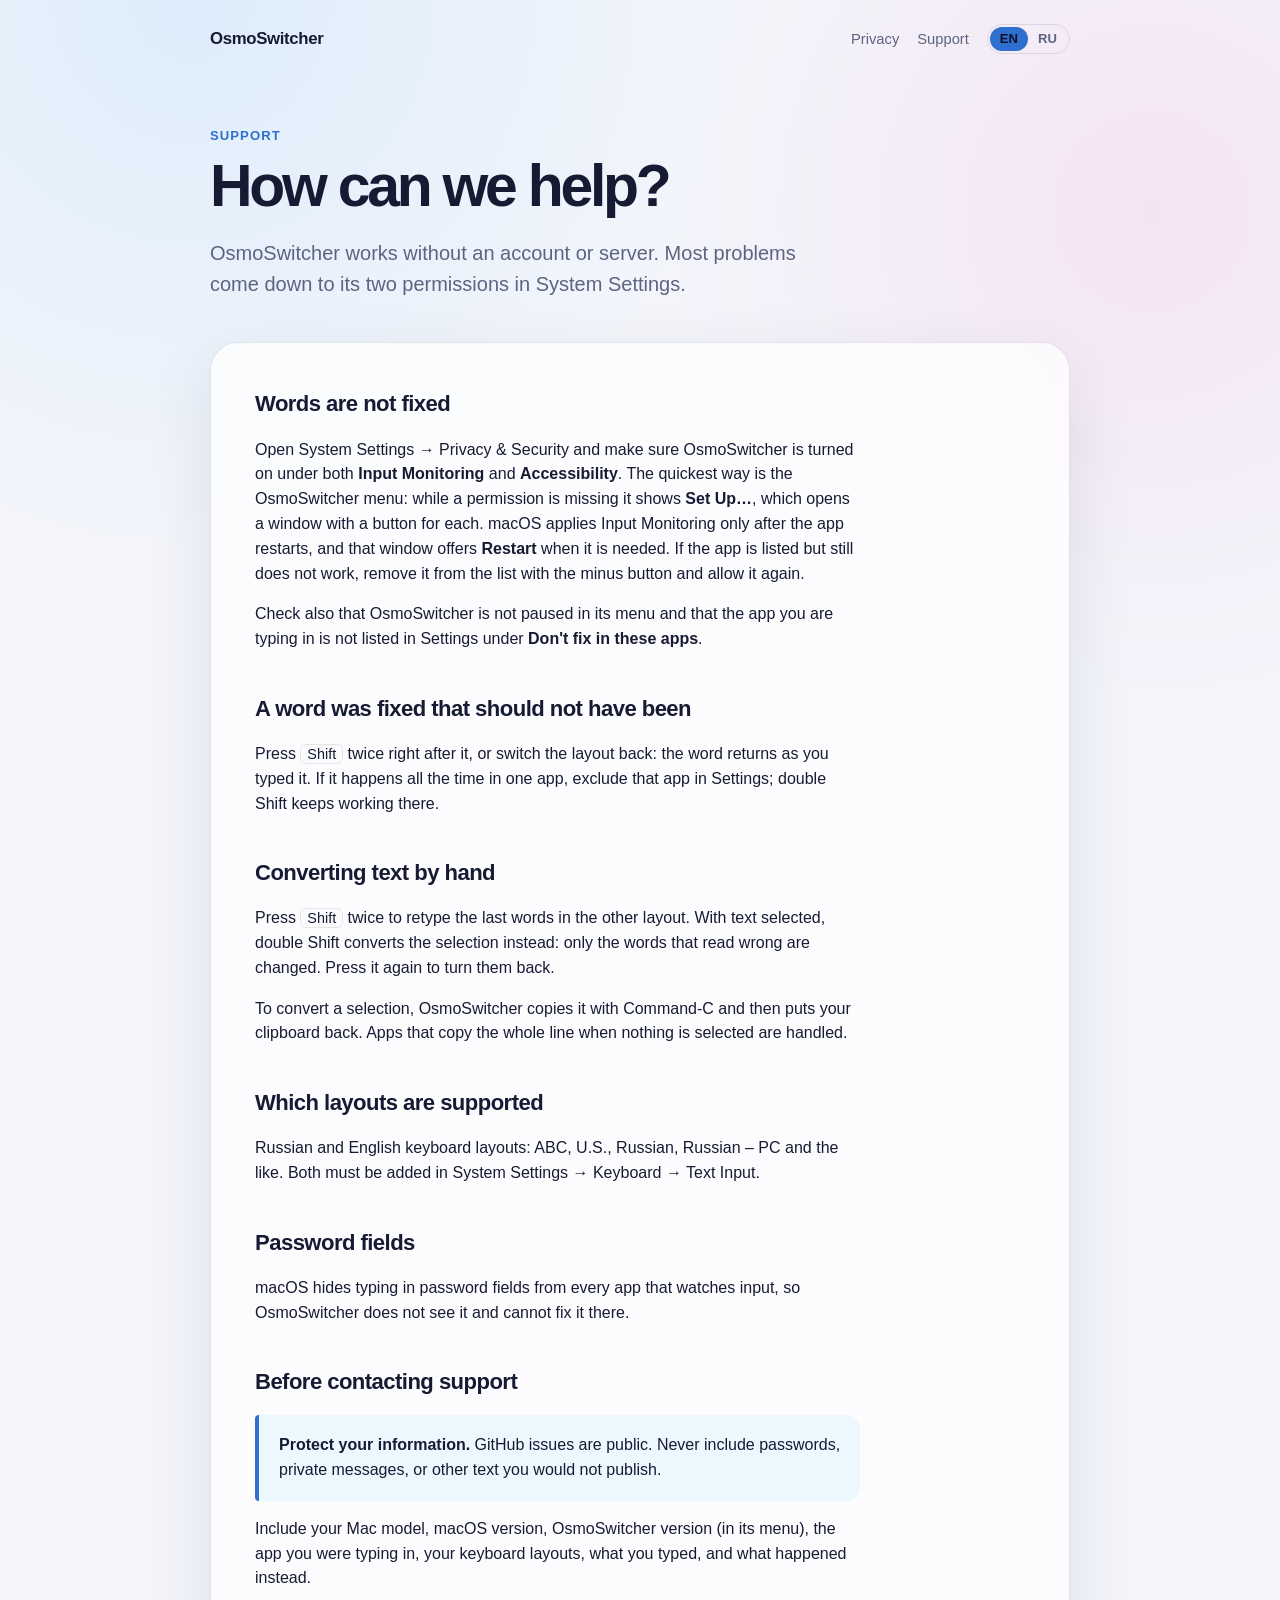
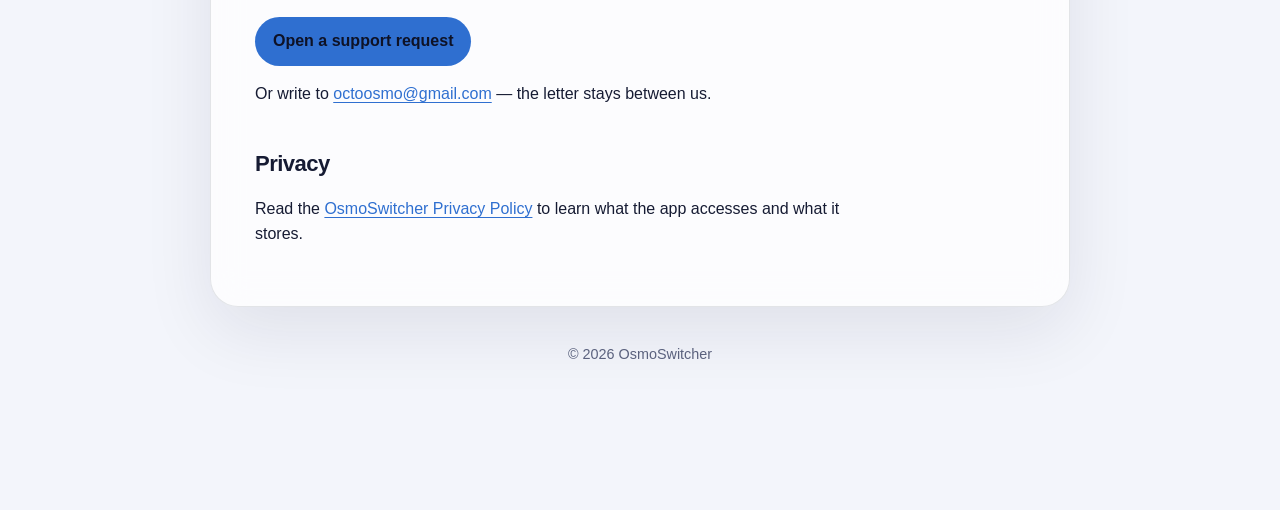
<file: support/index.html>
<!doctype html>
<html lang="en">
<head>
  <meta charset="utf-8">
  <meta name="viewport" content="width=device-width, initial-scale=1">
  <meta name="description" content="Help and support for the OsmoSwitcher Mac app.">
  <title data-ru="Поддержка — OsmoSwitcher">Support — OsmoSwitcher</title>
  <link rel="icon" href="/favicon.ico" sizes="48x48">
  <link rel="icon" href="/favicon.svg" type="image/svg+xml">
  <link rel="apple-touch-icon" href="/apple-touch-icon.png">
  <link rel="stylesheet" href="../styles.css">
  <script src="../lang.js"></script>
</head>
<body>
  <main class="shell narrow">
    <nav aria-label="Primary navigation">
      <a class="brand" href="../">OsmoSwitcher</a>
      <div class="nav-links">
        <a href="../privacy/" data-only="en">Privacy</a>
        <a href="../support/" data-only="en">Support</a>
        <a href="../privacy/#ru" data-only="ru">Конфиденциальность</a>
        <a href="../support/#ru" data-only="ru">Поддержка</a>
        <span class="lang-switch" role="group" aria-label="Language"><button type="button" data-set-lang="en">EN</button><button type="button" data-set-lang="ru">RU</button></span>
      </div>
    </nav>

    <header data-only="en">
      <p class="eyebrow">Support</p>
      <h1>How can we help?</h1>
      <p class="lede">OsmoSwitcher works without an account or server. Most problems come down to its two permissions in System Settings.</p>
    </header>

    <article id="en" data-only="en">
      <h2>Words are not fixed</h2>
      <p>Open System Settings → Privacy &amp; Security and make sure OsmoSwitcher is turned on under both <strong>Input Monitoring</strong> and <strong>Accessibility</strong>. The quickest way is the OsmoSwitcher menu: while a permission is missing it shows <strong>Set Up…</strong>, which opens a window with a button for each. macOS applies Input Monitoring only after the app restarts, and that window offers <strong>Restart</strong> when it is needed. If the app is listed but still does not work, remove it from the list with the minus button and allow it again.</p>
      <p>Check also that OsmoSwitcher is not paused in its menu and that the app you are typing in is not listed in Settings under <strong>Don't fix in these apps</strong>.</p>

      <h2>A word was fixed that should not have been</h2>
      <p>Press <kbd>Shift</kbd> twice right after it, or switch the layout back: the word returns as you typed it. If it happens all the time in one app, exclude that app in Settings; double Shift keeps working there.</p>

      <h2>Converting text by hand</h2>
      <p>Press <kbd>Shift</kbd> twice to retype the last words in the other layout. With text selected, double Shift converts the selection instead: only the words that read wrong are changed. Press it again to turn them back.</p>
      <p>To convert a selection, OsmoSwitcher copies it with Command-C and then puts your clipboard back. Apps that copy the whole line when nothing is selected are handled.</p>

      <h2>Which layouts are supported</h2>
      <p>Russian and English keyboard layouts: ABC, U.S., Russian, Russian – PC and the like. Both must be added in System Settings → Keyboard → Text Input.</p>

      <h2>Password fields</h2>
      <p>macOS hides typing in password fields from every app that watches input, so OsmoSwitcher does not see it and cannot fix it there.</p>

      <h2>Before contacting support</h2>
      <p class="notice"><strong>Protect your information.</strong> GitHub issues are public. Never include passwords, private messages, or other text you would not publish.</p>
      <p>Include your Mac model, macOS version, OsmoSwitcher version (in its menu), the app you were typing in, your keyboard layouts, what you typed, and what happened instead.</p>
      <a class="button" href="https://github.com/OctoOsmo/osmoswitcher-pages/issues/new?labels=support&amp;title=Support%3A%20">Open a support request</a>
      <p>Or write to <a href="mailto:octoosmo@gmail.com?subject=OsmoSwitcher">octoosmo@gmail.com</a> — the letter stays between us.</p>

      <h2>Privacy</h2>
      <p>Read the <a href="../privacy/">OsmoSwitcher Privacy Policy</a> to learn what the app accesses and what it stores.</p>
    </article>

    <header id="ru" lang="ru" data-only="ru">
      <p class="eyebrow">Поддержка</p>
      <h1>Чем помочь?</h1>
      <p class="lede">OsmoSwitcher работает без аккаунта и сервера. Почти все проблемы сводятся к двум его разрешениям в «Системных настройках».</p>
    </header>

    <article lang="ru" data-only="ru">
      <h2>Слова не исправляются</h2>
      <p>Откройте «Системные настройки» → «Конфиденциальность и безопасность» и проверьте, что OsmoSwitcher включён и в разделе <strong>«Мониторинг ввода»</strong>, и в разделе <strong>«Универсальный доступ»</strong>. Быстрее всего через меню OsmoSwitcher: пока какого-то разрешения нет, там есть кнопка <strong>«Настроить…»</strong> — она открывает окно с кнопкой для каждого разрешения. Доступ к вводу macOS применяет только после перезапуска приложения, и в этом окне появится кнопка <strong>«Перезапустить»</strong>, если он нужен. Если приложение в списке есть, но не работает, удалите его кнопкой «минус» и разрешите заново.</p>
      <p>Проверьте также, что OsmoSwitcher не на паузе в своём меню и что приложения, в котором вы печатаете, нет в настройках в списке <strong>«Не исправлять в приложениях»</strong>.</p>

      <h2>Исправилось слово, которое не нужно было</h2>
      <p>Сразу после него нажмите <kbd>Shift</kbd> дважды или переключите раскладку обратно — слово вернётся таким, каким вы его набрали. Если это постоянно случается в одном приложении, добавьте его в исключения в настройках; двойной Shift там продолжит работать.</p>

      <h2>Как исправить текст вручную</h2>
      <p>Двойное нажатие <kbd>Shift</kbd> перепечатывает последние слова в другой раскладке. Если текст выделен, двойной Shift преобразует выделение: меняются только слова, набранные не в той раскладке. Повторное нажатие возвращает их обратно.</p>
      <p>Чтобы преобразовать выделение, OsmoSwitcher копирует его сочетанием Command-C, а потом возвращает содержимое буфера обмена. Приложения, которые без выделения копируют всю строку, это не сбивает.</p>

      <h2>Какие раскладки поддерживаются</h2>
      <p>Русские и английские раскладки: «Русская», «Русская – ПК», ABC, U.S. и подобные. Обе нужно добавить в «Системных настройках» → «Клавиатура» → «Источники ввода».</p>

      <h2>Поля паролей</h2>
      <p>Ввод в полях паролей macOS скрывает от всех приложений, следящих за вводом, поэтому OsmoSwitcher его не видит и исправить там ничего не может.</p>

      <h2>Перед обращением в поддержку</h2>
      <p class="notice"><strong>Берегите свои данные.</strong> Обращения на GitHub общедоступны. Никогда не прикладывайте пароли, личную переписку и любой текст, который вы не стали бы публиковать.</p>
      <p>Укажите модель Mac, версию macOS, версию OsmoSwitcher (она есть в его меню), приложение, в котором печатали, ваши раскладки, что вы набрали и что произошло.</p>
      <a class="button" href="https://github.com/OctoOsmo/osmoswitcher-pages/issues/new?labels=support&amp;title=%D0%9F%D0%BE%D0%B4%D0%B4%D0%B5%D1%80%D0%B6%D0%BA%D0%B0%3A%20">Создать обращение</a>
      <p>Или напишите на <a href="mailto:octoosmo@gmail.com?subject=OsmoSwitcher">octoosmo@gmail.com</a> — письмо останется между нами.</p>

      <h2>Конфиденциальность</h2>
      <p>О том, к каким данным обращается приложение и что оно хранит, написано в <a href="../privacy/">политике конфиденциальности OsmoSwitcher</a>.</p>
    </article>

    <footer>© 2026 OsmoSwitcher</footer>
  </main>
</body>
</html>
</file>
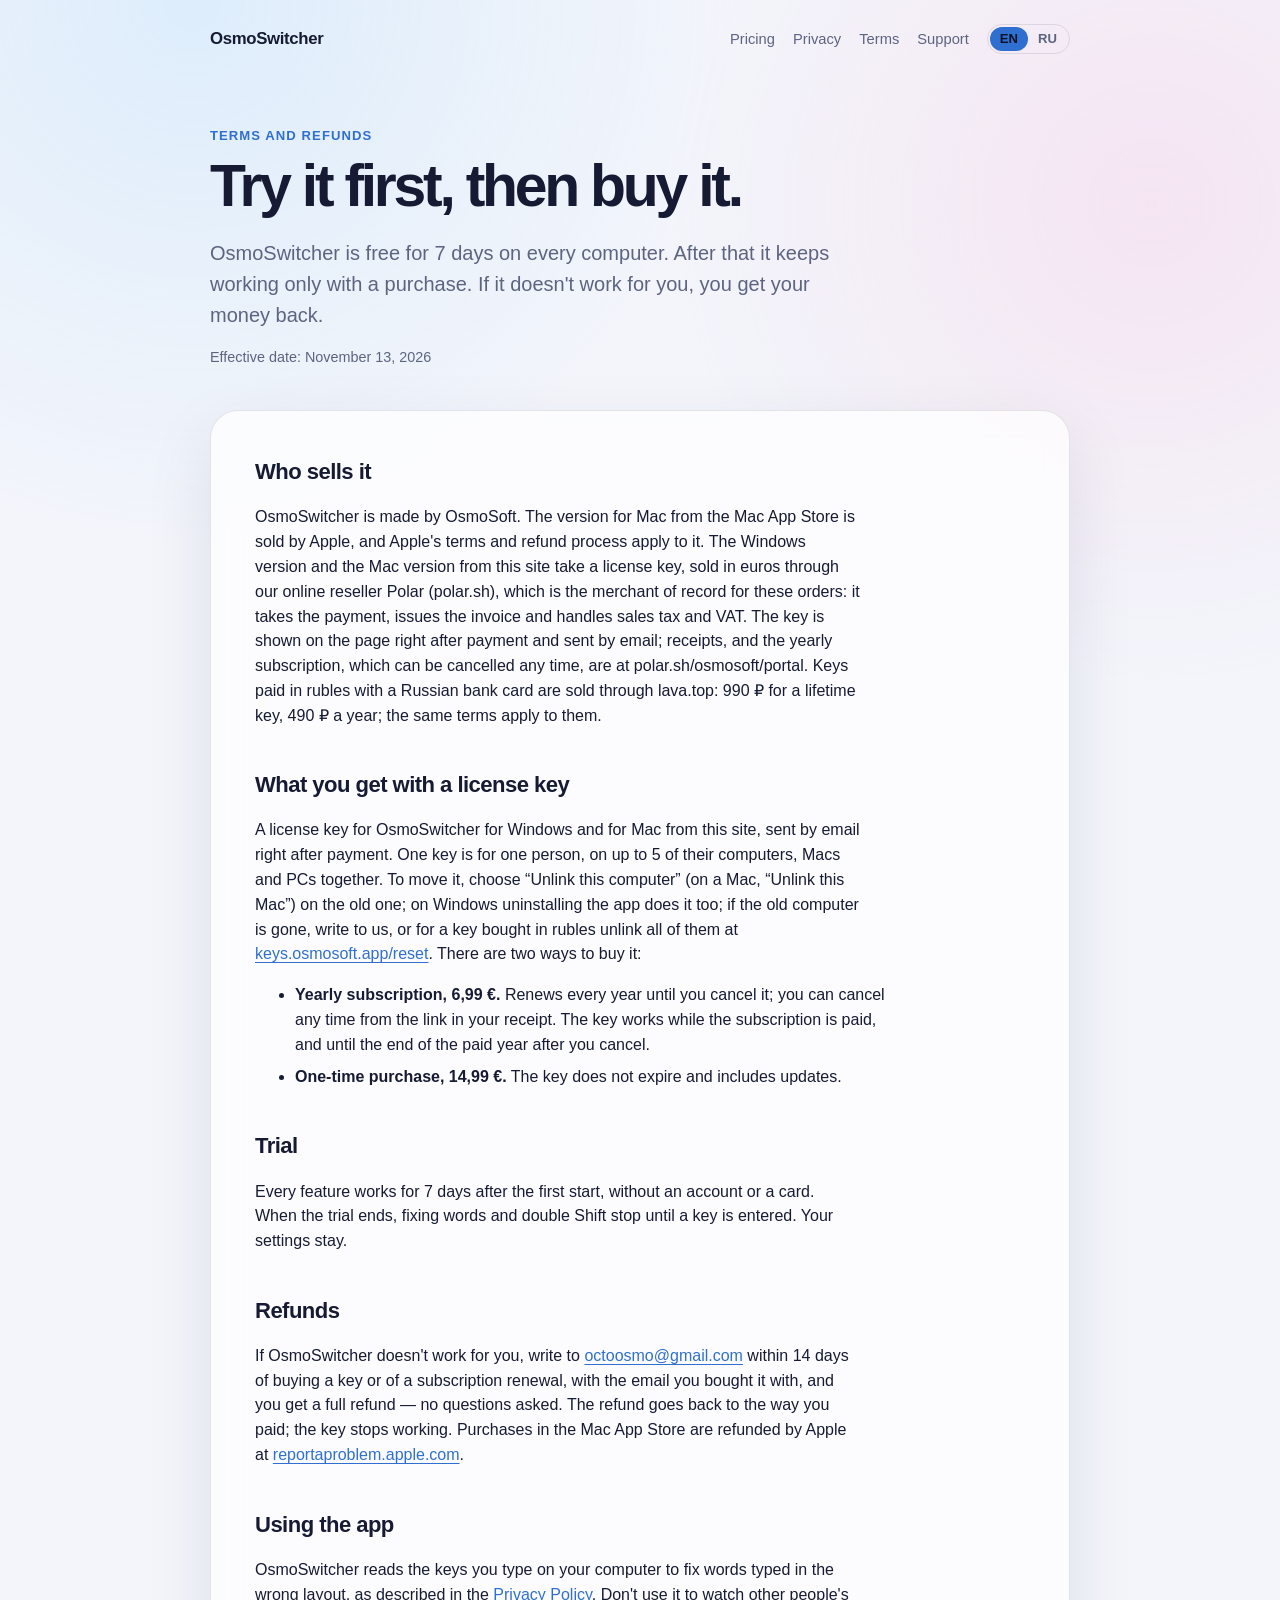
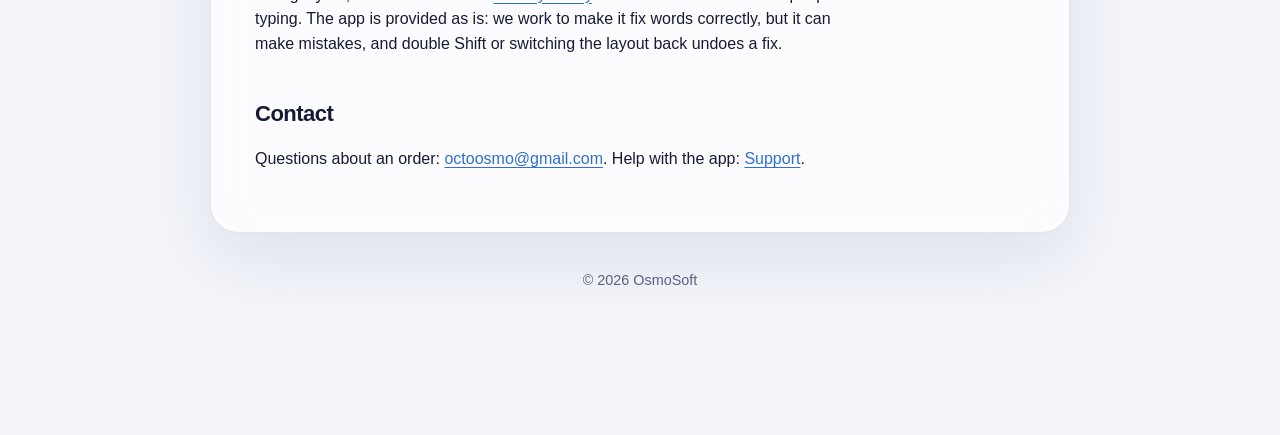
<file: terms/index.html>
<!doctype html>
<html lang="en">
<head>
  <meta charset="utf-8">
  <meta name="viewport" content="width=device-width, initial-scale=1">
  <meta name="description" content="Terms of sale and refund policy for OsmoSwitcher.">
  <title data-ru="Условия и возврат — OsmoSwitcher">Terms and Refunds — OsmoSwitcher</title>
  <link rel="icon" href="/favicon.ico" sizes="48x48">
  <link rel="icon" href="/favicon.svg" type="image/svg+xml">
  <link rel="apple-touch-icon" href="/apple-touch-icon.png">
  <link rel="stylesheet" href="../styles.css">
  <script src="../lang.js"></script>
</head>
<body>
  <main class="shell narrow">
    <nav aria-label="Primary navigation">
      <a class="brand" href="../">OsmoSwitcher</a>
      <div class="nav-links">
        <a href="../#pricing" data-only="en">Pricing</a>
        <a href="../privacy/" data-only="en">Privacy</a>
        <a href="../terms/" data-only="en">Terms</a>
        <a href="../support/" data-only="en">Support</a>
        <a href="../#pricing-ru" data-only="ru">Цены</a>
        <a href="../privacy/#ru" data-only="ru">Конфиденциальность</a>
        <a href="../terms/#ru" data-only="ru">Условия</a>
        <a href="../support/#ru" data-only="ru">Поддержка</a>
        <span class="lang-switch" role="group" aria-label="Language"><button type="button" data-set-lang="en">EN</button><button type="button" data-set-lang="ru">RU</button></span>
      </div>
    </nav>

    <header data-only="en">
      <p class="eyebrow">Terms and refunds</p>
      <h1>Try it first, then buy it.</h1>
      <p class="lede">OsmoSwitcher is free for 7 days on every computer. After that it keeps working only with a purchase. If it doesn't work for you, you get your money back.</p>
      <p class="meta">Effective date: November 13, 2026</p>
    </header>

    <article id="en" data-only="en">
      <h2>Who sells it</h2>
      <p>OsmoSwitcher is made by OsmoSoft. The version for Mac from the Mac App Store is sold by Apple, and Apple's terms and refund process apply to it. The Windows version and the Mac version from this site take a license key, sold in euros through our online reseller Polar (polar.sh), which is the merchant of record for these orders: it takes the payment, issues the invoice and handles sales tax and VAT. The key is shown on the page right after payment and sent by email; receipts, and the yearly subscription, which can be cancelled any time, are at polar.sh/osmosoft/portal. Keys paid in rubles with a Russian bank card are sold through lava.top: 990 ₽ for a lifetime key, 490 ₽ a year; the same terms apply to them.</p>

      <h2>What you get with a license key</h2>
      <p>A license key for OsmoSwitcher for Windows and for Mac from this site, sent by email right after payment. One key is for one person, on up to 5 of their computers, Macs and PCs together. To move it, choose “Unlink this computer” (on a Mac, “Unlink this Mac”) on the old one; on Windows uninstalling the app does it too; if the old computer is gone, write to us, or for a key bought in rubles unlink all of them at <a href="https://keys.osmosoft.app/reset">keys.osmosoft.app/reset</a>. There are two ways to buy it:</p>
      <ul>
        <li><strong>Yearly subscription, 6,99 €.</strong> Renews every year until you cancel it; you can cancel any time from the link in your receipt. The key works while the subscription is paid, and until the end of the paid year after you cancel.</li>
        <li><strong>One-time purchase, 14,99 €.</strong> The key does not expire and includes updates.</li>
      </ul>

      <h2>Trial</h2>
      <p>Every feature works for 7 days after the first start, without an account or a card. When the trial ends, fixing words and double Shift stop until a key is entered. Your settings stay.</p>

      <h2>Refunds</h2>
      <p>If OsmoSwitcher doesn't work for you, write to <a href="mailto:octoosmo@gmail.com?subject=OsmoSwitcher%20refund">octoosmo@gmail.com</a> within 14 days of buying a key or of a subscription renewal, with the email you bought it with, and you get a full refund — no questions asked. The refund goes back to the way you paid; the key stops working. Purchases in the Mac App Store are refunded by Apple at <a href="https://reportaproblem.apple.com">reportaproblem.apple.com</a>.</p>

      <h2>Using the app</h2>
      <p>OsmoSwitcher reads the keys you type on your computer to fix words typed in the wrong layout, as described in the <a href="../privacy/">Privacy Policy</a>. Don't use it to watch other people's typing. The app is provided as is: we work to make it fix words correctly, but it can make mistakes, and double Shift or switching the layout back undoes a fix.</p>

      <h2>Contact</h2>
      <p>Questions about an order: <a href="mailto:octoosmo@gmail.com">octoosmo@gmail.com</a>. Help with the app: <a href="../support/">Support</a>.</p>
    </article>

    <header id="ru" lang="ru" data-only="ru">
      <p class="eyebrow">Условия и возврат</p>
      <h1>Сначала попробуйте, потом купите</h1>
      <p class="lede">OsmoSwitcher работает бесплатно 7 дней на каждом компьютере. Потом — только после покупки. Если приложение вам не подошло, деньги вернём.</p>
      <p class="meta">Дата вступления в силу: 13 ноября 2026 г.</p>
    </header>

    <article lang="ru" data-only="ru">
      <h2>Кто продаёт</h2>
      <p>OsmoSwitcher делает OsmoSoft. Версию для Mac из Mac App Store продаёт Apple, для неё действуют условия Apple и её порядок возврата. Версии для Windows и для Mac с этого сайта работают по лицензионному ключу, который продаётся в евро через нашего интернет-реселлера Polar (polar.sh), который выступает продавцом по этим заказам: принимает оплату, выдаёт чек и платит налоги с продажи. Ключ показывается на странице сразу после оплаты и приходит на почту; чеки и годовая подписка, которую можно отменить в любой момент, — на polar.sh/osmosoft/portal. Картой российского банка ключ можно купить в рублях через сервис lava.top: навсегда — 990 ₽, подписка на год — 490 ₽. Ключ показывается на странице сразу после оплаты и приходит на почту; подписку можно отменить в разделе «Мои покупки» на lava.top или написав нам.</p>

      <h2>Что вы получаете с лицензионным ключом</h2>
      <p>Лицензионный ключ OsmoSwitcher для Windows и для Mac с этого сайта, который приходит на почту сразу после оплаты. Один ключ — для одного человека, до 5 его компьютеров, Mac и Windows вместе. Чтобы перенести его, нажмите «Отвязать этот компьютер» (на Mac — «Отвязать этот Mac») на старом; на Windows удаление приложения тоже отвязывает; если старого компьютера уже нет, напишите нам, а ключ, купленный за рубли, можно отвязать от всех компьютеров на <a href="https://keys.osmosoft.app/reset">keys.osmosoft.app/reset</a>. Купить можно двумя способами:</p>
      <ul>
        <li><strong>Подписка на год, 6,99 €.</strong> Продлевается каждый год, пока вы её не отмените; отменить можно в любой момент по ссылке из чека. Ключ работает, пока подписка оплачена, а после отмены — до конца оплаченного года.</li>
        <li><strong>Покупка навсегда, 14,99 €.</strong> Срок действия ключа не ограничен, обновления включены.</li>
      </ul>

      <h2>Пробный период</h2>
      <p>7 дней после первого запуска работают все функции, без аккаунта и без карты. Когда пробный период закончится, исправление слов и двойной Shift остановятся, пока не будет введён ключ. Настройки сохраняются.</p>

      <h2>Возврат</h2>
      <p>Если OsmoSwitcher вам не подошёл, напишите на <a href="mailto:octoosmo@gmail.com?subject=OsmoSwitcher%20refund">octoosmo@gmail.com</a> в течение 14 дней после покупки ключа или продления подписки, указав почту, с которой покупали, — вернём всю сумму без вопросов. Деньги вернутся тем же способом, которым вы платили, ключ перестанет работать. Покупки в Mac App Store возвращает Apple: <a href="https://reportaproblem.apple.com">reportaproblem.apple.com</a>.</p>

      <h2>Использование</h2>
      <p>OsmoSwitcher читает нажатия клавиш на вашем компьютере, чтобы исправлять слова, набранные не в той раскладке, как описано в <a href="../privacy/">политике конфиденциальности</a>. Не используйте его, чтобы следить за тем, что печатают другие. Приложение предоставляется «как есть»: мы стараемся, чтобы оно исправляло слова правильно, но оно может ошибаться, а двойной Shift или переключение раскладки обратно отменяют исправление.</p>

      <h2>Связь</h2>
      <p>Вопросы о заказе: <a href="mailto:octoosmo@gmail.com">octoosmo@gmail.com</a>. Помощь с приложением: <a href="../support/">Поддержка</a>.</p>
    </article>

    <footer>© 2026 OsmoSoft</footer>
  </main>
</body>
</html>
</file>
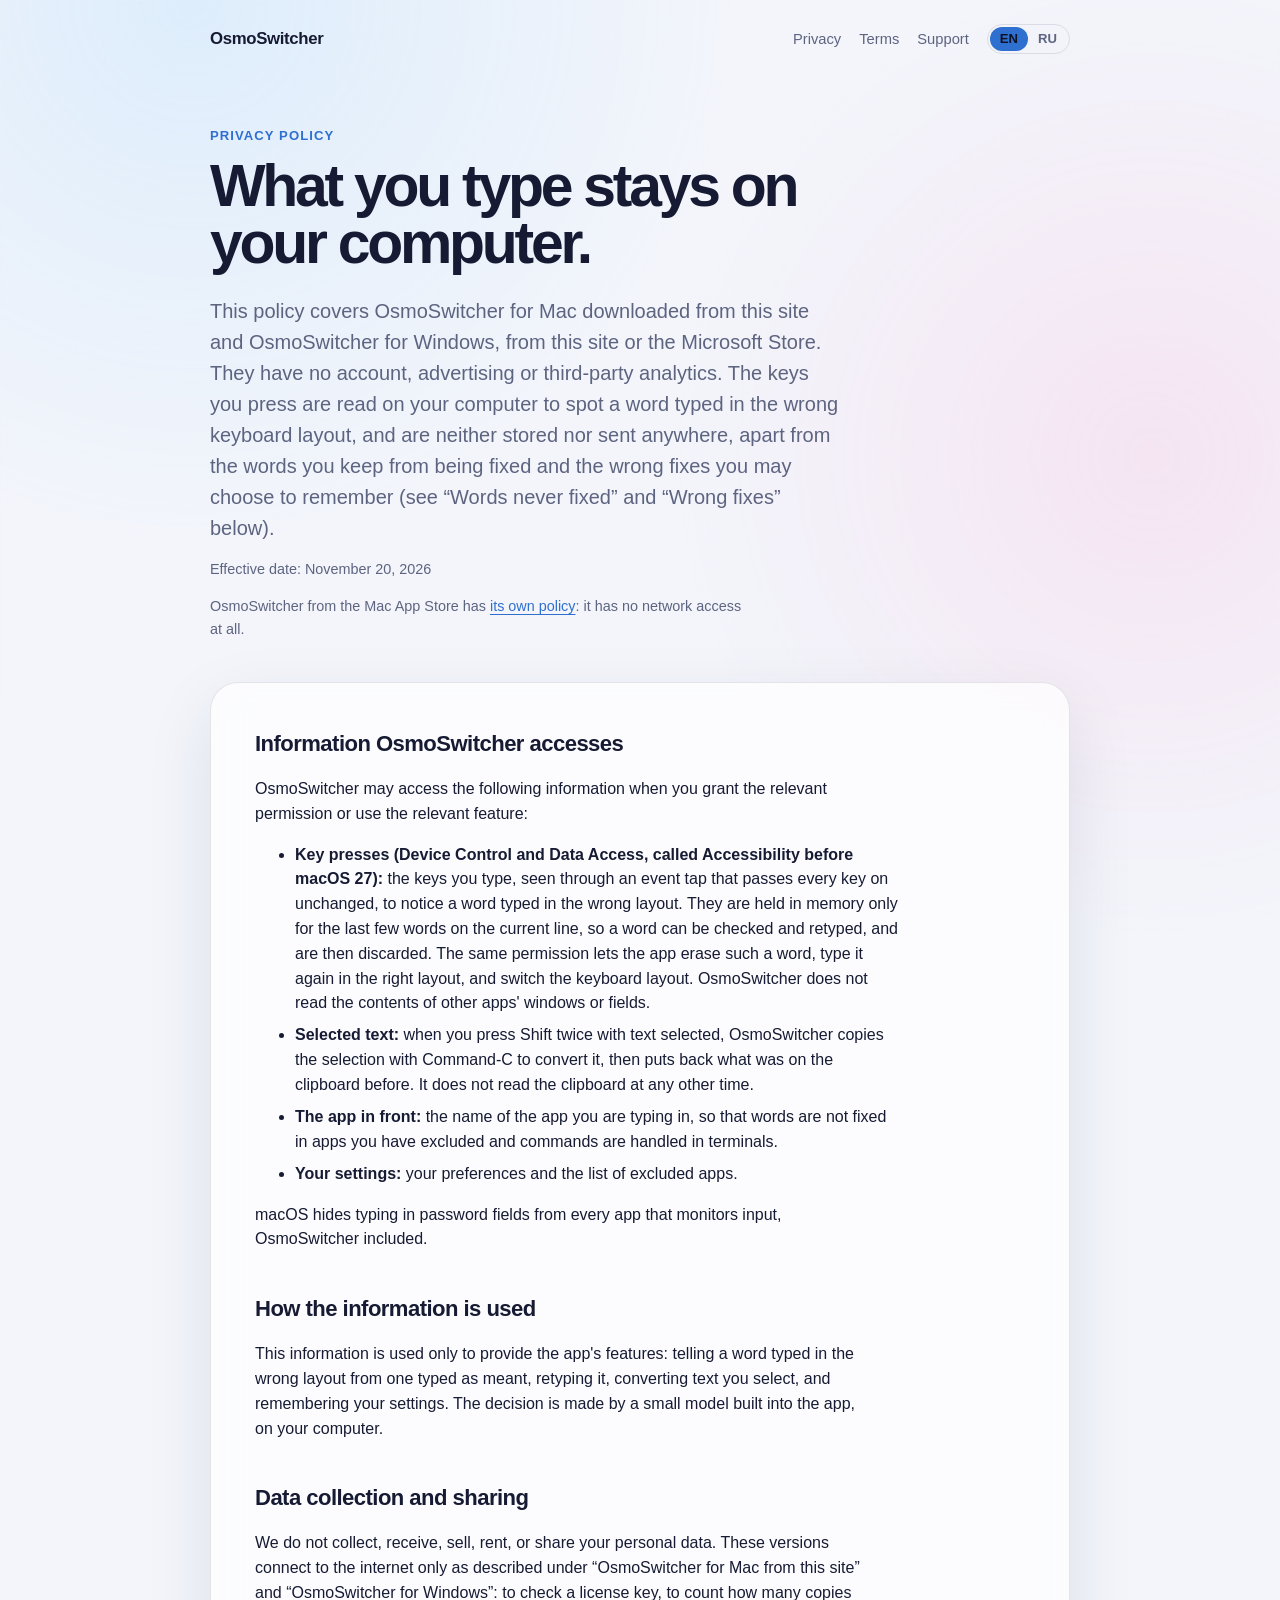
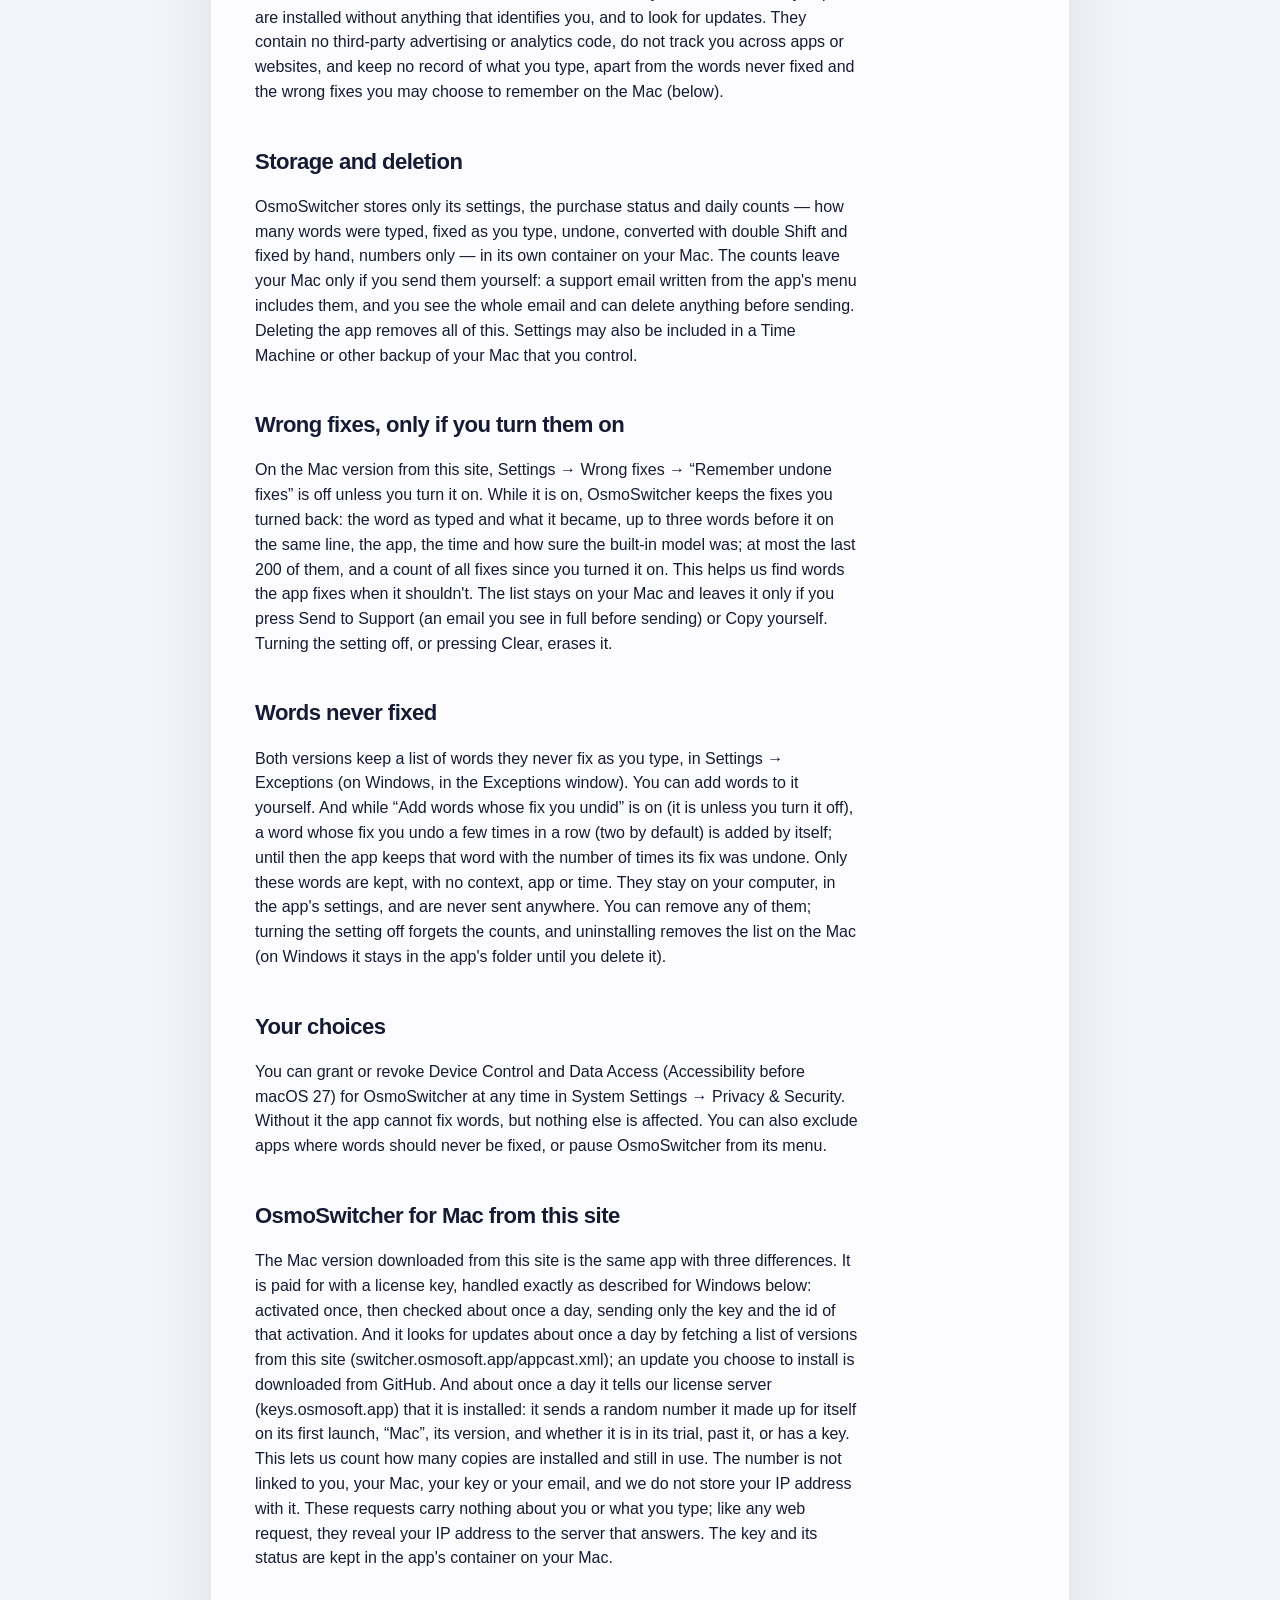
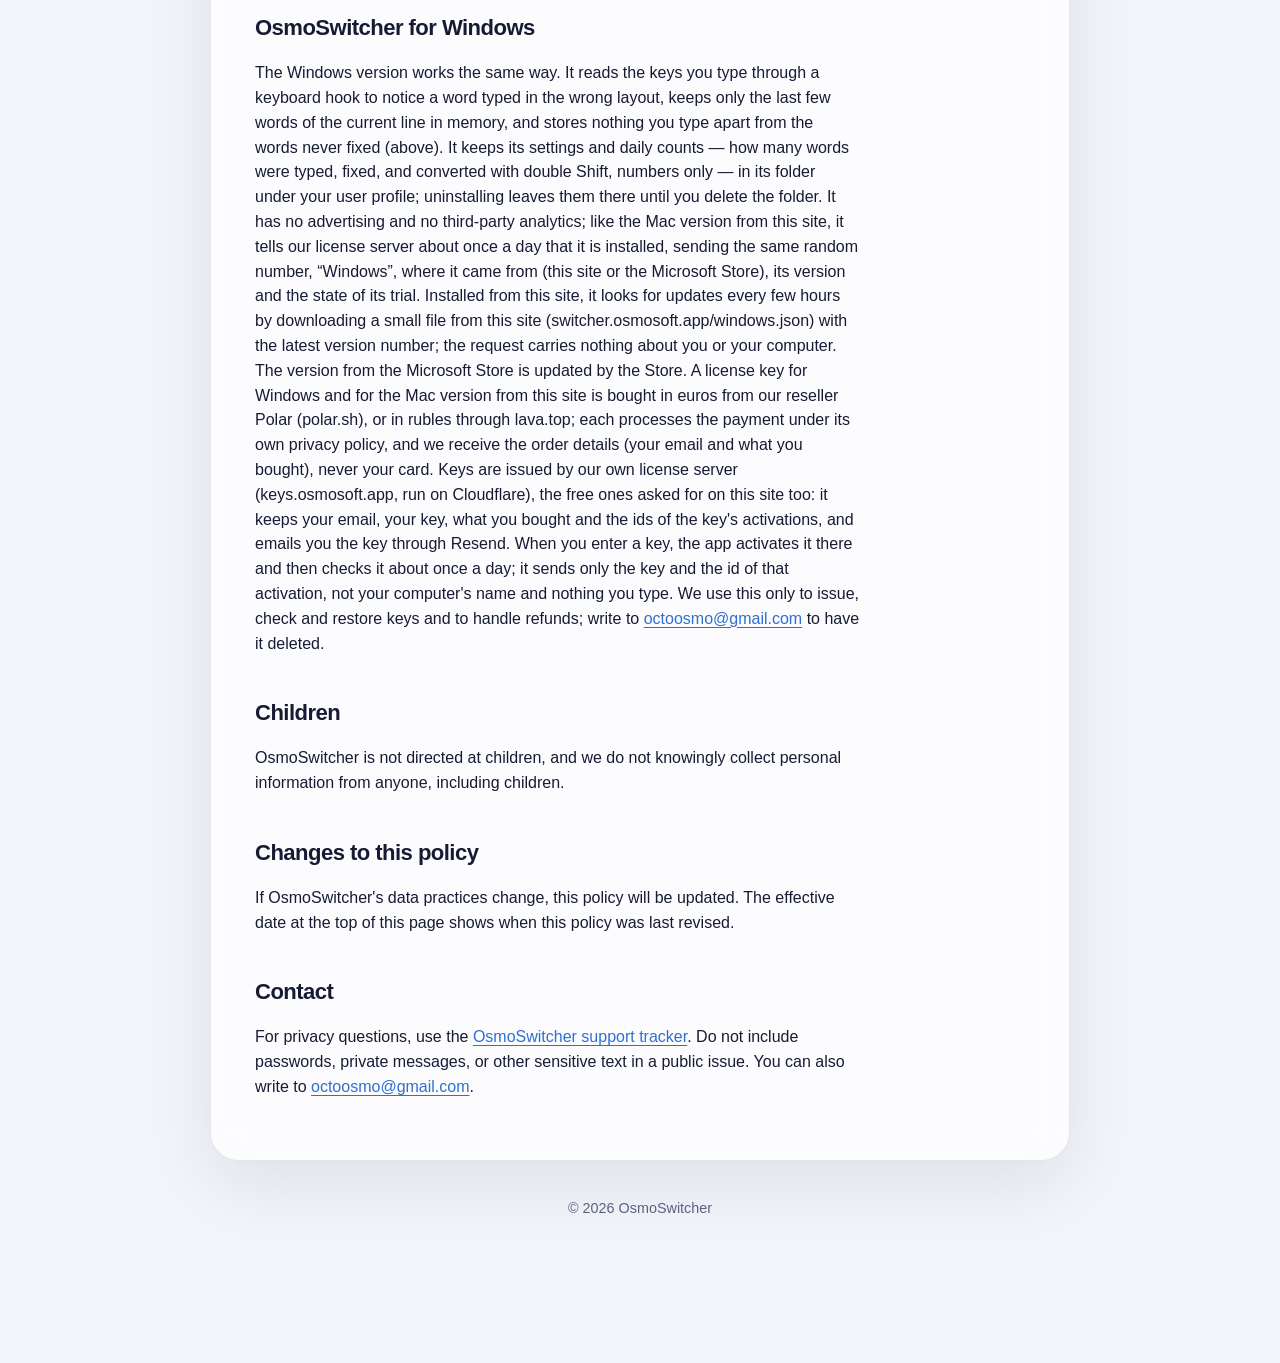
<file: privacy/site/index.html>
<!doctype html>
<html lang="en">
<head>
  <meta charset="utf-8">
  <meta name="viewport" content="width=device-width, initial-scale=1">
  <meta name="description" content="Privacy Policy for OsmoSwitcher for Mac from this site and OsmoSwitcher for Windows.">
  <title data-ru="Конфиденциальность: версии с сайта и для Windows — OsmoSwitcher">Privacy: site and Windows versions — OsmoSwitcher</title>
  <link rel="icon" href="/favicon.ico" sizes="48x48">
  <link rel="icon" href="/favicon.svg" type="image/svg+xml">
  <link rel="apple-touch-icon" href="/apple-touch-icon.png">
  <link rel="stylesheet" href="../../styles.css">
  <script src="../../lang.js"></script>
</head>
<body>
  <main class="shell narrow">
    <nav aria-label="Primary navigation">
      <a class="brand" href="../../">OsmoSwitcher</a>
      <div class="nav-links">
        <a href="../../privacy/" data-only="en">Privacy</a>
        <a href="../../terms/" data-only="en">Terms</a>
        <a href="../../support/" data-only="en">Support</a>
        <a href="../../privacy/#ru" data-only="ru">Конфиденциальность</a>
        <a href="../../terms/#ru" data-only="ru">Условия</a>
        <a href="../../support/#ru" data-only="ru">Поддержка</a>
        <span class="lang-switch" role="group" aria-label="Language"><button type="button" data-set-lang="en">EN</button><button type="button" data-set-lang="ru">RU</button></span>
      </div>
    </nav>

    <header data-only="en">
      <p class="eyebrow">Privacy Policy</p>
      <h1>What you type stays on your computer.</h1>
      <p class="lede">This policy covers OsmoSwitcher for Mac downloaded from this site and OsmoSwitcher for Windows, from this site or the Microsoft Store. They have no account, advertising or third-party analytics. The keys you press are read on your computer to spot a word typed in the wrong keyboard layout, and are neither stored nor sent anywhere, apart from the words you keep from being fixed and the wrong fixes you may choose to remember (see “Words never fixed” and “Wrong fixes” below).</p>
      <p class="meta">Effective date: November 20, 2026</p>
      <p class="meta">OsmoSwitcher from the Mac App Store has <a href="../">its own policy</a>: it has no network access at all.</p>
    </header>

    <article id="en" data-only="en">
      <h2>Information OsmoSwitcher accesses</h2>
      <p>OsmoSwitcher may access the following information when you grant the relevant permission or use the relevant feature:</p>
      <ul>
        <li><strong>Key presses (Device Control and Data Access, called Accessibility before macOS 27):</strong> the keys you type, seen through an event tap that passes every key on unchanged, to notice a word typed in the wrong layout. They are held in memory only for the last few words on the current line, so a word can be checked and retyped, and are then discarded. The same permission lets the app erase such a word, type it again in the right layout, and switch the keyboard layout. OsmoSwitcher does not read the contents of other apps' windows or fields.</li>
        <li><strong>Selected text:</strong> when you press Shift twice with text selected, OsmoSwitcher copies the selection with Command-C to convert it, then puts back what was on the clipboard before. It does not read the clipboard at any other time.</li>
        <li><strong>The app in front:</strong> the name of the app you are typing in, so that words are not fixed in apps you have excluded and commands are handled in terminals.</li>
        <li><strong>Your settings:</strong> your preferences and the list of excluded apps.</li>
      </ul>
      <p>macOS hides typing in password fields from every app that monitors input, OsmoSwitcher included.</p>

      <h2>How the information is used</h2>
      <p>This information is used only to provide the app's features: telling a word typed in the wrong layout from one typed as meant, retyping it, converting text you select, and remembering your settings. The decision is made by a small model built into the app, on your computer.</p>

      <h2>Data collection and sharing</h2>
      <p>We do not collect, receive, sell, rent, or share your personal data. These versions connect to the internet only as described under “OsmoSwitcher for Mac from this site” and “OsmoSwitcher for Windows”: to check a license key, to count how many copies are installed without anything that identifies you, and to look for updates. They contain no third-party advertising or analytics code, do not track you across apps or websites, and keep no record of what you type, apart from the words never fixed and the wrong fixes you may choose to remember on the Mac (below).</p>

      <h2>Storage and deletion</h2>
      <p>OsmoSwitcher stores only its settings, the purchase status and daily counts — how many words were typed, fixed as you type, undone, converted with double Shift and fixed by hand, numbers only — in its own container on your Mac. The counts leave your Mac only if you send them yourself: a support email written from the app's menu includes them, and you see the whole email and can delete anything before sending. Deleting the app removes all of this. Settings may also be included in a Time Machine or other backup of your Mac that you control.</p>

      <h2>Wrong fixes, only if you turn them on</h2>
      <p>On the Mac version from this site, Settings → Wrong fixes → “Remember undone fixes” is off unless you turn it on. While it is on, OsmoSwitcher keeps the fixes you turned back: the word as typed and what it became, up to three words before it on the same line, the app, the time and how sure the built-in model was; at most the last 200 of them, and a count of all fixes since you turned it on. This helps us find words the app fixes when it shouldn't. The list stays on your Mac and leaves it only if you press Send to Support (an email you see in full before sending) or Copy yourself. Turning the setting off, or pressing Clear, erases it.</p>

      <h2>Words never fixed</h2>
      <p>Both versions keep a list of words they never fix as you type, in Settings → Exceptions (on Windows, in the Exceptions window). You can add words to it yourself. And while “Add words whose fix you undid” is on (it is unless you turn it off), a word whose fix you undo a few times in a row (two by default) is added by itself; until then the app keeps that word with the number of times its fix was undone. Only these words are kept, with no context, app or time. They stay on your computer, in the app's settings, and are never sent anywhere. You can remove any of them; turning the setting off forgets the counts, and uninstalling removes the list on the Mac (on Windows it stays in the app's folder until you delete it).</p>

      <h2>Your choices</h2>
      <p>You can grant or revoke Device Control and Data Access (Accessibility before macOS 27) for OsmoSwitcher at any time in System Settings → Privacy &amp; Security. Without it the app cannot fix words, but nothing else is affected. You can also exclude apps where words should never be fixed, or pause OsmoSwitcher from its menu.</p>

      <h2>OsmoSwitcher for Mac from this site</h2>
      <p>The Mac version downloaded from this site is the same app with three differences. It is paid for with a license key, handled exactly as described for Windows below: activated once, then checked about once a day, sending only the key and the id of that activation. And it looks for updates about once a day by fetching a list of versions from this site (switcher.osmosoft.app/appcast.xml); an update you choose to install is downloaded from GitHub. And about once a day it tells our license server (keys.osmosoft.app) that it is installed: it sends a random number it made up for itself on its first launch, “Mac”, its version, and whether it is in its trial, past it, or has a key. This lets us count how many copies are installed and still in use. The number is not linked to you, your Mac, your key or your email, and we do not store your IP address with it. These requests carry nothing about you or what you type; like any web request, they reveal your IP address to the server that answers. The key and its status are kept in the app's container on your Mac.</p>

      <h2>OsmoSwitcher for Windows</h2>
      <p>The Windows version works the same way. It reads the keys you type through a keyboard hook to notice a word typed in the wrong layout, keeps only the last few words of the current line in memory, and stores nothing you type apart from the words never fixed (above). It keeps its settings and daily counts — how many words were typed, fixed, and converted with double Shift, numbers only — in its folder under your user profile; uninstalling leaves them there until you delete the folder. It has no advertising and no third-party analytics; like the Mac version from this site, it tells our license server about once a day that it is installed, sending the same random number, “Windows”, where it came from (this site or the Microsoft Store), its version and the state of its trial. Installed from this site, it looks for updates every few hours by downloading a small file from this site (switcher.osmosoft.app/windows.json) with the latest version number; the request carries nothing about you or your computer. The version from the Microsoft Store is updated by the Store. A license key for Windows and for the Mac version from this site is bought in euros from our reseller Polar (polar.sh), or in rubles through lava.top; each processes the payment under its own privacy policy, and we receive the order details (your email and what you bought), never your card. Keys are issued by our own license server (keys.osmosoft.app, run on Cloudflare), the free ones asked for on this site too: it keeps your email, your key, what you bought and the ids of the key's activations, and emails you the key through Resend. When you enter a key, the app activates it there and then checks it about once a day; it sends only the key and the id of that activation, not your computer's name and nothing you type. We use this only to issue, check and restore keys and to handle refunds; write to <a href="mailto:octoosmo@gmail.com">octoosmo@gmail.com</a> to have it deleted.</p>

      <h2>Children</h2>
      <p>OsmoSwitcher is not directed at children, and we do not knowingly collect personal information from anyone, including children.</p>

      <h2>Changes to this policy</h2>
      <p>If OsmoSwitcher's data practices change, this policy will be updated. The effective date at the top of this page shows when this policy was last revised.</p>

      <h2>Contact</h2>
      <p>For privacy questions, use the <a href="https://github.com/OctoOsmo/osmoswitcher-pages/issues/new?labels=privacy&amp;title=Privacy%20question">OsmoSwitcher support tracker</a>. Do not include passwords, private messages, or other sensitive text in a public issue. You can also write to <a href="mailto:octoosmo@gmail.com">octoosmo@gmail.com</a>.</p>
    </article>

    <header id="ru" lang="ru" data-only="ru">
      <p class="eyebrow">Политика конфиденциальности</p>
      <h1>Всё, что вы печатаете, остаётся на вашем компьютере</h1>
      <p class="lede">Эта политика — для OsmoSwitcher для Mac, скачанного с этого сайта, и OsmoSwitcher для Windows, с этого сайта или из Microsoft Store. У них нет аккаунта, рекламы и сторонней аналитики. Нажатые клавиши читаются на вашем компьютере, чтобы заметить слово, набранное не в той раскладке, и нигде не сохраняются и никуда не отправляются, кроме слов, которые не нужно исправлять, и лишних исправлений, если вы сами включите их запоминание (см. «Слова, которые не исправляются» и «Лишние исправления» ниже).</p>
      <p class="meta">Дата вступления в силу: 20 ноября 2026 г.</p>
      <p class="meta">У OsmoSwitcher из Mac App Store <a href="../#ru">своя политика</a>: у него вовсе нет доступа к сети.</p>
    </header>

    <article lang="ru" data-only="ru">
      <h2>К каким данным обращается OsmoSwitcher</h2>
      <p>OsmoSwitcher может обращаться к следующим данным, если вы выдали соответствующее разрешение или пользуетесь соответствующей функцией:</p>
      <ul>
        <li><strong>Нажатия клавиш (разрешение «Управление устройством и доступ к данным», до macOS 27 — «Универсальный доступ»):</strong> набираемые клавиши, которые приложение видит через перехват событий, пропускающий каждую клавишу дальше без изменений, — чтобы заметить слово не в той раскладке. Они хранятся только в памяти и только для последних нескольких слов текущей строки, чтобы слово можно было проверить и перепечатать, а затем отбрасываются. Это же разрешение позволяет стереть такое слово, напечатать его в нужной раскладке и переключить раскладку. Содержимое окон и полей других приложений OsmoSwitcher не читает.</li>
        <li><strong>Выделенный текст:</strong> когда вы дважды нажимаете Shift при выделенном тексте, OsmoSwitcher копирует выделение сочетанием Command-C, чтобы его преобразовать, а затем возвращает в буфер обмена то, что там было. В остальное время буфер обмена не читается.</li>
        <li><strong>Активное приложение:</strong> название приложения, в котором вы печатаете, — чтобы не исправлять слова в исключённых вами приложениях и отдельно обрабатывать команды в терминалах.</li>
        <li><strong>Ваши настройки:</strong> параметры и список исключённых приложений.</li>
      </ul>
      <p>Ввод в полях паролей macOS скрывает от всех приложений, следящих за вводом, в том числе от OsmoSwitcher.</p>

      <h2>Как используются данные</h2>
      <p>Эти сведения используются только для работы приложения: чтобы отличить слово, набранное не в той раскладке, от набранного намеренно, перепечатать его, преобразовать выделенный текст и запомнить ваши настройки. Решение принимает небольшая модель, встроенная в приложение, на вашем компьютере.</p>

      <h2>Сбор и передача данных</h2>
      <p>Мы не собираем, не получаем, не продаём, не сдаём в аренду и не передаём ваши персональные данные. Эти версии подключаются к интернету только так, как описано в разделах «OsmoSwitcher для Mac с этого сайта» и «OsmoSwitcher для Windows»: чтобы проверить лицензионный ключ, узнать, сколько копий установлено, без чего-либо, что указывает на вас, и проверить обновления. В них нет стороннего рекламного или аналитического кода, они не отслеживают вас в других приложениях или на сайтах и не ведут записей того, что вы печатаете, кроме слов, которые не исправляются, и лишних исправлений, которые вы можете сами включить на Mac (ниже).</p>

      <h2>Хранение и удаление</h2>
      <p>OsmoSwitcher хранит только свои настройки, состояние покупки и счётчики по дням — сколько слов набрано, исправлено на лету, отменено, переведено двойным Shift и исправлено вручную, только числа, — в собственном контейнере на вашем Mac. Счётчики покидают Mac, только если вы сами их отправите: их включает письмо в поддержку, написанное из меню приложения, и перед отправкой вы видите всё письмо и можете стереть что угодно. При удалении приложения всё это удаляется. Кроме того, настройки могут попасть в резервную копию Time Machine или другую резервную копию Mac, которой управляете вы.</p>

      <h2>Лишние исправления — только если вы их включите</h2>
      <p>В версии для Mac с этого сайта переключатель «Настройки» → «Лишние исправления» → «Запоминать отменённые» выключен, пока вы сами его не включите. Пока он включён, OsmoSwitcher запоминает исправления, которые вы отменили: слово, как оно было набрано, и чем стало, до трёх слов перед ним в той же строке, приложение, время и уверенность встроенной модели; не больше 200 последних, а также сколько всего было исправлений с момента включения. Это помогает нам найти слова, которые приложение исправляет зря. Список хранится на вашем Mac и покидает его, только если вы сами нажмёте «Отправить в поддержку» (письмо, которое вы целиком видите перед отправкой) или «Скопировать». Если выключить переключатель или нажать «Очистить», список стирается.</p>

      <h2>Слова, которые не исправляются</h2>
      <p>Обе версии хранят список слов, которые никогда не исправляются на лету: «Настройки» → «Исключения» (в Windows — окно «Исключения»). Слова можно добавить туда самому. А пока включён переключатель «Добавлять слова, исправление которых отменили» (он включён, если вы его не выключите), слово, исправление которого вы отменили несколько раз (по умолчанию дважды), добавляется само; до этого приложение хранит это слово и сколько раз его исправление отменяли. Хранятся только сами слова — без окружающего текста, приложения и времени. Они остаются на вашем компьютере, в настройках приложения, и никуда не отправляются. Любое слово можно убрать; если выключить переключатель, счётчики забываются, а при удалении приложения на Mac список удаляется (в Windows он остаётся в папке приложения, пока вы её не удалите).</p>

      <h2>Ваш выбор</h2>
      <p>Вы можете в любой момент выдать или отозвать OsmoSwitcher разрешение «Управление устройством и доступ к данным» (до macOS 27 — «Универсальный доступ») в «Системных настройках» → «Конфиденциальность и безопасность». Без него приложение не сможет исправлять слова, но больше ничего не изменится. Можно также исключить приложения, в которых слова не должны исправляться, или поставить OsmoSwitcher на паузу из его меню.</p>

      <h2>OsmoSwitcher для Mac с этого сайта</h2>
      <p>Версия для Mac, скачанная с этого сайта, — то же приложение с тремя отличиями. Она работает по лицензионному ключу, с которым всё происходит так же, как описано ниже для Windows: ключ активируется один раз, а потом проверяется примерно раз в день, и передаются только ключ и номер этой активации. И примерно раз в день она проверяет обновления, загружая список версий с этого сайта (switcher.osmosoft.app/appcast.xml); обновление, которое вы решите установить, скачивается с GitHub. И примерно раз в день она сообщает нашему серверу ключей (keys.osmosoft.app), что установлена: передаёт случайный номер, который сама придумала при первом запуске, «Mac», свою версию и идёт ли пробный период, закончился ли он или введён ключ. Так мы знаем, сколько копий установлено и сколько ими ещё пользуются. Номер никак не связан ни с вами, ни с вашим Mac, ни с ключом или почтой, и ваш IP-адрес вместе с ним мы не храним. В этих запросах нет ничего о вас и о том, что вы печатаете; как и любой запрос в интернете, они показывают отвечающему серверу ваш IP-адрес. Ключ и его состояние хранятся в контейнере приложения на вашем Mac.</p>

      <h2>OsmoSwitcher для Windows</h2>
      <p>Версия для Windows работает так же. Она читает нажатия клавиш через перехват клавиатуры, чтобы заметить слово не в той раскладке, держит в памяти только последние несколько слов текущей строки и не сохраняет ничего из набранного, кроме слов, которые не исправляются (выше). Настройки и счётчики по дням — сколько слов набрано, исправлено и переведено двойным Shift, только числа — хранятся в её папке в профиле пользователя; при удалении приложения они остаются там, пока вы не удалите папку. Рекламы и сторонней аналитики нет; как и версия для Mac с этого сайта, она примерно раз в день сообщает нашему серверу ключей, что установлена, — тот же случайный номер, «Windows», откуда она (с этого сайта или из Microsoft Store), версию и состояние пробного периода. Установленная с этого сайта, она раз в несколько часов проверяет обновления: скачивает с этого сайта маленький файл (switcher.osmosoft.app/windows.json) с номером последней версии; в запросе нет ничего о вас или вашем компьютере. Версию из Microsoft Store обновляет сам Store. Лицензионный ключ для Windows и для версии Mac с этого сайта продаётся в евро через нашего реселлера Polar (polar.sh) или в рублях через lava.top; каждый обрабатывает оплату по своей политике конфиденциальности, а мы получаем данные заказа (вашу почту и что куплено), но не данные карты. Ключи, и бесплатные, запрошенные на этом сайте, тоже, выдаёт наш собственный сервер ключей (keys.osmosoft.app, работает на Cloudflare): он хранит вашу почту, ключ, что куплено и номера активаций ключа и присылает ключ письмом через сервис Resend. Когда вы вводите ключ, приложение активирует его там, а потом проверяет примерно раз в день; передаются только ключ и номер этой активации — ни имя компьютера, ни что-либо из набранного. Эти данные нужны только чтобы выдать, проверить и восстановить ключ и сделать возврат; чтобы их удалить, напишите на <a href="mailto:octoosmo@gmail.com">octoosmo@gmail.com</a>.</p>

      <h2>Дети</h2>
      <p>OsmoSwitcher не предназначен специально для детей. Мы сознательно не собираем персональные данные ни детей, ни других пользователей.</p>

      <h2>Изменения политики</h2>
      <p>Если порядок работы OsmoSwitcher с данными изменится, мы обновим эту политику. Дата в начале страницы показывает, когда политика изменялась в последний раз.</p>

      <h2>Связь</h2>
      <p>По вопросам конфиденциальности используйте <a href="https://github.com/OctoOsmo/osmoswitcher-pages/issues/new?labels=privacy&amp;title=%D0%92%D0%BE%D0%BF%D1%80%D0%BE%D1%81%20%D0%BE%20%D0%BA%D0%BE%D0%BD%D1%84%D0%B8%D0%B4%D0%B5%D0%BD%D1%86%D0%B8%D0%B0%D0%BB%D1%8C%D0%BD%D0%BE%D1%81%D1%82%D0%B8">трекер поддержки OsmoSwitcher</a>. Не публикуйте в открытом обращении пароли, личную переписку и другой конфиденциальный текст. Можно также написать на <a href="mailto:octoosmo@gmail.com">octoosmo@gmail.com</a>.</p>
    </article>

    <footer>© 2026 OsmoSwitcher</footer>
  </main>
</body>
</html>
</file>
<file: styles.css>
:root {
  color-scheme: light dark;
  --background: #f3f5fb;
  --surface: rgba(255, 255, 255, 0.72);
  --text: #161b33;
  --muted: #5d6480;
  --accent: #2f6fd0;
  --border: rgba(22, 27, 51, 0.11);
  --shadow: 0 24px 70px rgba(22, 27, 51, 0.09);
}

@media (prefers-color-scheme: dark) {
  :root {
    --background: #0e1226;
    --surface: rgba(27, 37, 80, 0.72);
    --text: #eef1fb;
    --muted: #a9b0cc;
    --accent: #7cc8ff;
    --border: rgba(238, 241, 251, 0.12);
    --shadow: 0 24px 70px rgba(0, 0, 0, 0.3);
  }
}

* {
  box-sizing: border-box;
}

html {
  font-family: -apple-system, BlinkMacSystemFont, "SF Pro Text", "Segoe UI", sans-serif;
  line-height: 1.55;
  background: var(--background);
  color: var(--text);
}

body {
  margin: 0;
  min-height: 100vh;
  background:
    radial-gradient(circle at 15% 0%, rgba(124, 200, 255, 0.18), transparent 34rem),
    radial-gradient(circle at 90% 10%, rgba(255, 143, 196, 0.16), transparent 30rem),
    var(--background);
}

a {
  color: var(--accent);
  text-underline-offset: 0.18em;
}

.shell {
  width: min(1120px, calc(100% - 32px));
  margin: 0 auto;
  padding: 24px 0 72px;
}

nav {
  display: flex;
  align-items: center;
  justify-content: space-between;
  gap: 24px;
  margin-bottom: 72px;
}

.brand {
  color: var(--text);
  font-size: 1.05rem;
  font-weight: 700;
  letter-spacing: -0.02em;
  text-decoration: none;
}

.nav-links,
.language-links {
  display: flex;
  gap: 18px;
  font-size: 0.92rem;
}

.nav-links a,
.language-links a {
  color: var(--muted);
  text-decoration: none;
}

header {
  margin-bottom: 42px;
}

.eyebrow {
  margin: 0 0 10px;
  color: var(--accent);
  font-size: 0.82rem;
  font-weight: 700;
  letter-spacing: 0.08em;
  text-transform: uppercase;
}

h1 {
  max-width: 680px;
  margin: 0;
  font-size: clamp(2.5rem, 7vw, 4.8rem);
  font-weight: 760;
  letter-spacing: -0.055em;
  line-height: 0.98;
}

.lede {
  max-width: 630px;
  margin: 24px 0 0;
  color: var(--muted);
  font-size: clamp(1.05rem, 2.4vw, 1.25rem);
}

.card,
article {
  padding: clamp(24px, 5vw, 44px);
  border: 1px solid var(--border);
  border-radius: 28px;
  background: var(--surface);
  box-shadow: var(--shadow);
  backdrop-filter: blur(18px);
  -webkit-backdrop-filter: blur(18px);
}

.card-grid {
  display: grid;
  grid-template-columns: repeat(auto-fit, minmax(210px, 1fr));
  gap: 18px;
}

.card {
  display: block;
  color: var(--text);
  text-decoration: none;
}

.card h2 {
  margin-top: 0;
}

.card p {
  margin-bottom: 0;
  color: var(--muted);
}

article + article {
  margin-top: 28px;
}

h2 {
  margin: 1.8em 0 0.45em;
  font-size: 1.38rem;
  letter-spacing: -0.025em;
}

article h2:first-child {
  margin-top: 0;
}

p,
li {
  max-width: 68ch;
}

li + li {
  margin-top: 0.45em;
}

.meta,
footer {
  color: var(--muted);
  font-size: 0.9rem;
}

.notice {
  padding: 18px 20px;
  border-left: 4px solid var(--accent);
  border-radius: 4px 14px 14px 4px;
  background: rgba(124, 200, 255, 0.12);
}

.buy {
  display: grid;
  gap: 12px;
  max-width: 68ch;
  margin: 14px 0 8px;
}

.buy .plan {
  display: flex;
  gap: 12px;
  align-items: flex-start;
  padding: 14px 16px;
  border: 1px solid var(--border);
  border-radius: 16px;
  color: var(--muted);
  cursor: pointer;
}

.buy .plan strong {
  color: var(--text);
}

.buy .plan:has(input:checked) {
  border-color: var(--accent);
}

.buy .plan input {
  margin-top: 0.3em;
  accent-color: var(--accent);
}

.buy .email {
  display: grid;
  gap: 6px;
  font-weight: 600;
}

.buy input[type="email"] {
  width: 100%;
  padding: 12px 14px;
  border: 1px solid var(--border);
  border-radius: 12px;
  background: var(--background);
  color: var(--text);
  font: inherit;
}

.buy .button {
  justify-self: start;
  border: 0;
  font: inherit;
  font-weight: 700;
  cursor: pointer;
}

.button {
  display: inline-block;
  margin-top: 10px;
  padding: 12px 18px;
  border-radius: 999px;
  background: var(--accent);
  color: #0e1226;
  font-weight: 700;
  text-decoration: none;
}

footer {
  margin-top: 36px;
  text-align: center;
}


/* The landing page's three steps: numbered, unboxed, so the cards below
   remain the only thing on the page asking to be clicked. */
.steps {
  display: grid;
  grid-template-columns: repeat(auto-fit, minmax(200px, 1fr));
  gap: 30px;
  margin-bottom: 46px;
}

.step h2 {
  margin: 0 0 0.35em;
  font-size: 1.15rem;
}

.step p {
  margin: 0;
  color: var(--muted);
  font-size: 0.97rem;
}

.step-number {
  display: flex;
  align-items: center;
  justify-content: center;
  width: 34px;
  height: 34px;
  margin: 0 0 14px;
  border: 1px solid var(--border);
  border-radius: 999px;
  color: var(--accent);
  font-size: 0.9rem;
  font-weight: 700;
}

.feature-grid {
  display: grid;
  grid-template-columns: repeat(auto-fit, minmax(230px, 1fr));
  gap: 26px;
  margin-top: 6px;
}

.feature h3 {
  margin: 0 0 0.35em;
  font-size: 1.05rem;
  letter-spacing: -0.015em;
}

.feature p {
  margin: 0;
  color: var(--muted);
  font-size: 0.97rem;
}

.store-note {
  margin: 26px 0 0;
  color: var(--muted);
  font-size: 0.95rem;
}

section + section,
section + article {
  margin-top: 28px;
}


@media (max-width: 620px) {
  nav {
    align-items: flex-start;
    margin-bottom: 52px;
  }

  .nav-links {
    flex-direction: column;
    align-items: flex-end;
    gap: 6px;
  }
}

/* The icon next to the name on the landing page. */
.hero-icon {
  display: block;
  width: 112px;
  height: 112px;
  margin: 0 0 26px -2px;
  /* The app's own rounded tile (icon-512.png, from Design/icon/windows.py), lifted a little. */
  filter: drop-shadow(0 10px 22px rgba(20, 24, 60, 0.28)) drop-shadow(0 2px 4px rgba(20, 24, 60, 0.16));
}

kbd {
  padding: 1px 6px;
  border: 1px solid var(--border);
  border-radius: 6px;
  font: inherit;
  font-size: 0.9em;
}

/* Screenshots on the landing page. */
.shots {
  margin-top: 46px;
}

.shots h2 {
  margin: 1.6em 0 0.2em;
}

.shots .meta {
  margin: 0 0 16px;
}

.shot {
  margin: 0 0 18px;
}

.shot img {
  display: block;
  width: 100%;
  height: auto;
  border: 1px solid var(--border);
  border-radius: 14px;
  box-shadow: var(--shadow);
}

.shot figcaption {
  margin-top: 8px;
  color: var(--muted);
  font-size: 0.88rem;
  text-align: center;
}

.shot-row {
  display: grid;
  grid-template-columns: repeat(auto-fit, minmax(240px, 1fr));
  gap: 18px;
}

/* Windows windows are narrow and tall: keep them side by side and lined up at the top. */
.shot-row.windows {
  grid-template-columns: repeat(auto-fit, minmax(190px, 1fr));
  align-items: start;
}

.shot-row.windows img {
  border-radius: 10px;
}

.card h3 {
  margin-top: 0;
}

/* Download buttons in the header */
.cta {
  display: flex;
  flex-wrap: wrap;
  gap: 10px;
  align-items: center;
  margin: 18px 0 6px;
}

.cta .button {
  margin-top: 0;
}

.button-alt {
  background: transparent;
  border: 1px solid var(--border);
  color: var(--text);
}

.button-soon {
  background: transparent;
  border: 1px solid var(--border);
  color: var(--muted);
  font-weight: 600;
  cursor: default;
}

/* The typing demo and the time-saved estimate */
.demo {
  margin: 28px 0;
  padding: clamp(20px, 4vw, 32px);
  border: 1px solid var(--border);
  border-radius: 28px;
  background: var(--surface);
  box-shadow: var(--shadow);
}

article .demo {
  box-shadow: none;
}

.demo-field {
  display: flex;
  align-items: center;
  min-height: 64px;
  padding: 0 20px;
  border: 1px solid var(--border);
  border-radius: 14px;
  background: var(--background);
  font: 600 clamp(1.3rem, 5vw, 1.8rem) / 1 ui-monospace, "SF Mono", Consolas, monospace;
  overflow: hidden;
  white-space: pre;
}

.demo-field.still {
  padding: 14px 20px;
  white-space: pre-line;
  line-height: 1.5;
}

.demo-field.still .demo-caret {
  display: none;
}

.demo-text.fixed {
  color: var(--accent);
}

.demo-caret {
  width: 2px;
  height: 1.2em;
  margin-left: 2px;
  background: var(--text);
  animation: caret 1s steps(1) infinite;
}

@keyframes caret {
  50% { opacity: 0; }
}

@media (prefers-reduced-motion: reduce) {
  .demo-caret { animation: none; }
}

.demo-note {
  min-height: 1.5em;
  margin: 10px 2px 18px;
}

.saved {
  display: flex;
  flex-wrap: wrap;
  gap: 6px 14px;
  align-items: baseline;
  color: var(--muted);
}

.saved input {
  width: 4.2em;
  margin: 0 4px;
  padding: 4px 6px;
  border: 1px solid var(--border);
  border-radius: 8px;
  background: var(--background);
  color: var(--text);
  font: inherit;
  text-align: center;
}

.saved-result {
  flex-basis: 100%;
  margin: 8px 0 0;
  color: var(--text);
  font-weight: 600;
}

/* What it handles */
.can {
  margin-top: 46px;
}

.can-list {
  padding-left: 1.2em;
}

.can-list li {
  max-width: 72ch;
}

#teams {
  margin-top: 46px;
}

/* One language at a time (lang.js); without scripts, English. */
html:not(.l-ru) [data-only="ru"],
html.l-ru [data-only="en"] {
  display: none !important;
}

.lang-switch {
  display: inline-flex;
  padding: 2px;
  border: 1px solid var(--border);
  border-radius: 999px;
}

html:not(.l-en):not(.l-ru) .lang-switch {
  display: none;
}

.lang-switch button {
  padding: 2px 10px;
  border: 0;
  border-radius: 999px;
  background: transparent;
  color: var(--muted);
  font: inherit;
  font-size: 0.82rem;
  font-weight: 600;
  cursor: pointer;
}

.lang-switch button[aria-pressed="true"] {
  background: var(--accent);
  color: #0e1226;
}

.nav-links {
  align-items: center;
}

/* Wide screens: the pitch on the left, the demo on the right. */
@media (min-width: 980px) {
  .hero {
    display: grid;
    grid-template-columns: 1.05fr 1fr;
    gap: 56px;
    align-items: center;
    margin-bottom: 36px;
  }

  .hero header {
    margin-bottom: 0;
  }

  .hero .demo {
    margin: 0;
  }

  h1 {
    font-size: clamp(2.6rem, 4.6vw, 4.4rem);
  }

  .can-list {
    columns: 2 380px;
    column-gap: 48px;
  }

  .can-list li {
    break-inside: avoid;
  }

  .two {
    display: grid;
    grid-template-columns: 1.4fr 1fr;
    gap: 28px;
    align-items: start;
  }

  .two section {
    margin-top: 46px;
  }

  .shots > .shot,
  .shots > .shot-row:not(.windows) {
    max-width: 960px;
  }
}

.shot-row.windows {
  max-width: 900px;
}

.rub-card {
  margin-top: 46px;
}

.rub-card h2 {
  margin-top: 0;
}

/* The download bar that stays at the bottom once the buttons up top are scrolled away (demo.js). */
.dock {
  position: fixed;
  left: 50%;
  bottom: 16px;
  z-index: 10;
  display: flex;
  gap: 12px;
  align-items: center;
  width: max-content;
  max-width: calc(100% - 24px);
  padding: 8px 8px 8px 14px;
  border: 1px solid var(--border);
  border-radius: 999px;
  background: var(--surface);
  box-shadow: var(--shadow);
  backdrop-filter: blur(18px);
  -webkit-backdrop-filter: blur(18px);
  opacity: 0;
  pointer-events: none;
  transform: translate(-50%, 140%);
  transition: transform 0.25s ease, opacity 0.25s ease;
}

.dock.shown {
  opacity: 1;
  pointer-events: auto;
  transform: translate(-50%, 0);
}

.dock .button {
  margin: 0;
  padding: 9px 16px;
  white-space: nowrap;
}

.dock-name {
  display: flex;
  gap: 8px;
  align-items: center;
  font-weight: 700;
  white-space: nowrap;
}

.dock-name .meta {
  font-weight: 400;
}

body {
  padding-bottom: 72px;
}

@media (max-width: 620px) {
  .dock-name,
  .dock .button-alt {
    display: none;
  }

  .dock {
    padding: 6px;
  }
}

@media (prefers-reduced-motion: reduce) {
  .dock { transition: none; }
}

/* Pages of text: a column for reading. */
.shell.narrow {
  width: min(860px, calc(100% - 32px));
}

@media (max-width: 620px) {
  nav {
    flex-direction: column;
    align-items: flex-start;
    gap: 10px;
    margin-bottom: 40px;
  }

  .nav-links {
    flex-direction: row;
    flex-wrap: wrap;
    align-items: center;
    gap: 6px 14px;
  }
}

/* The Windows buttons at the top lead to the choice of Store or installer; land with its heading in view. */
@media (prefers-reduced-motion: no-preference) { html { scroll-behavior: smooth; } }
.download { scroll-margin-top: 140px; }
</file>
